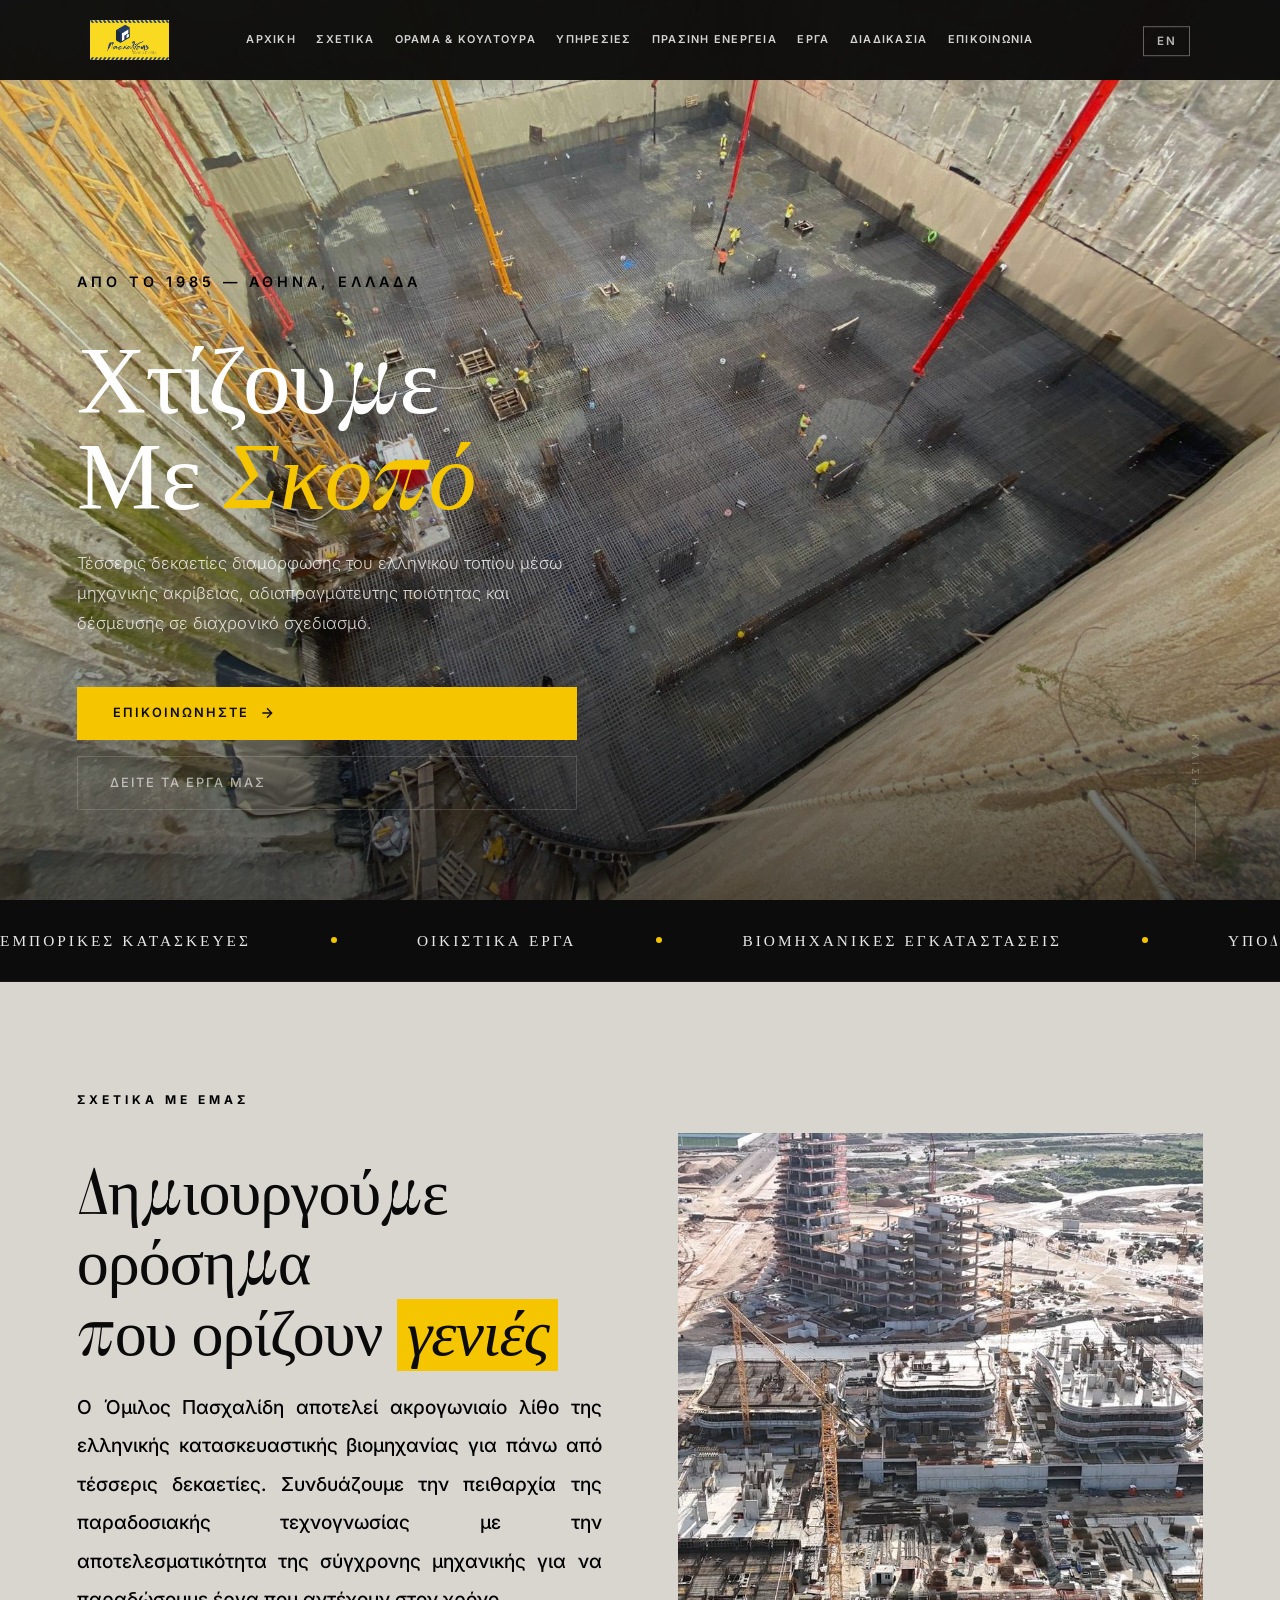
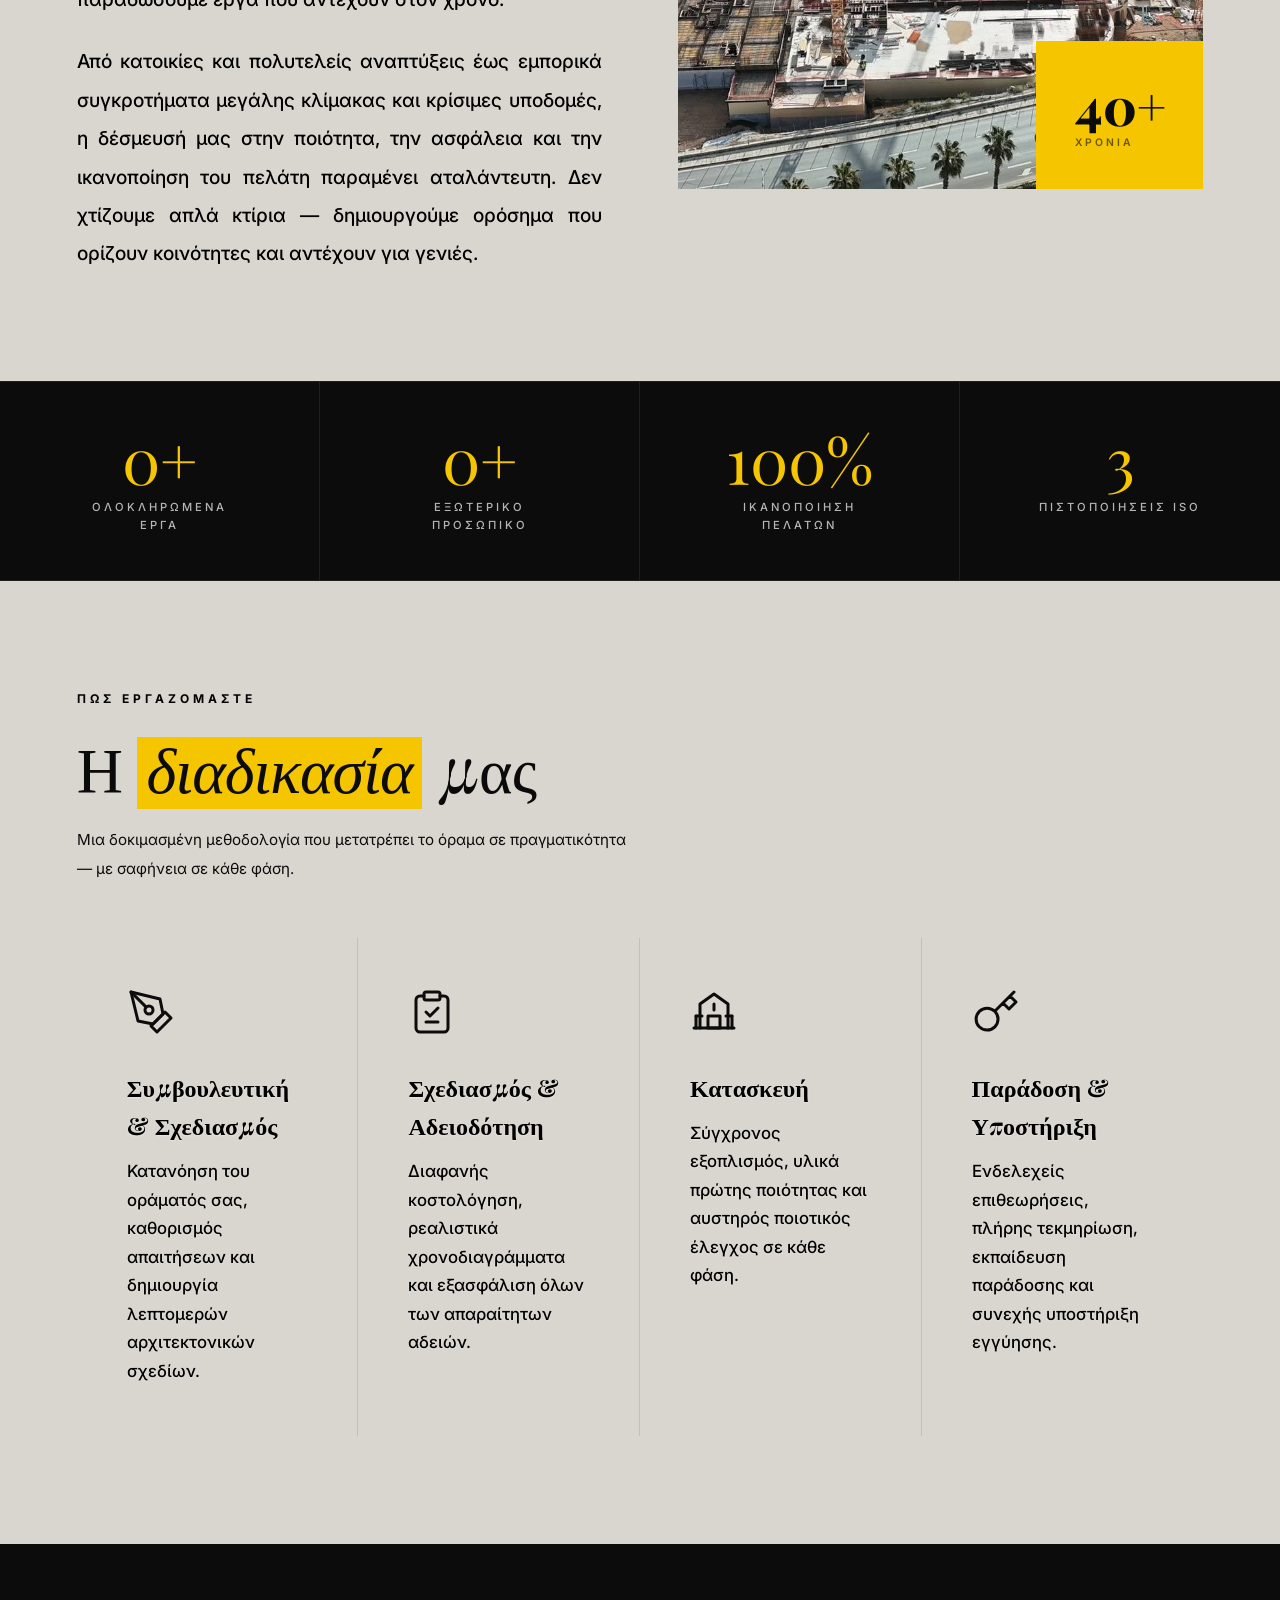
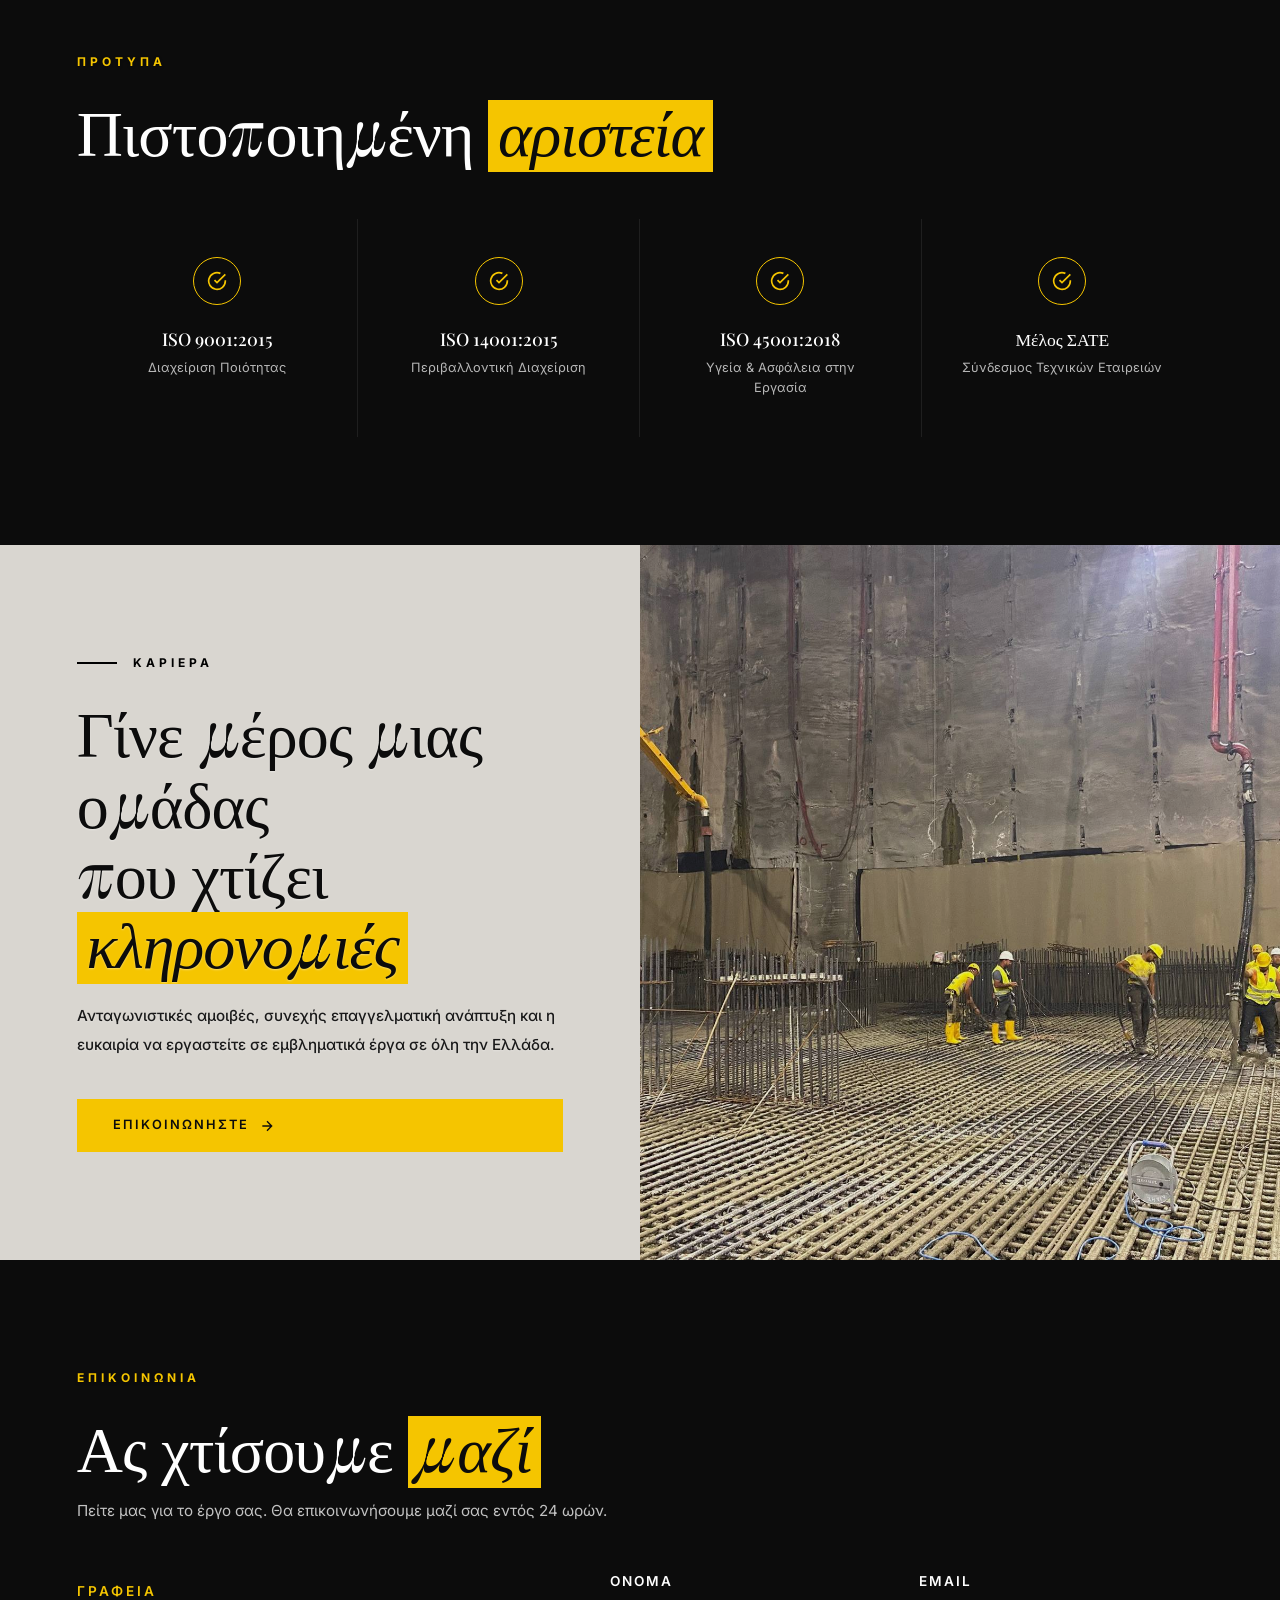
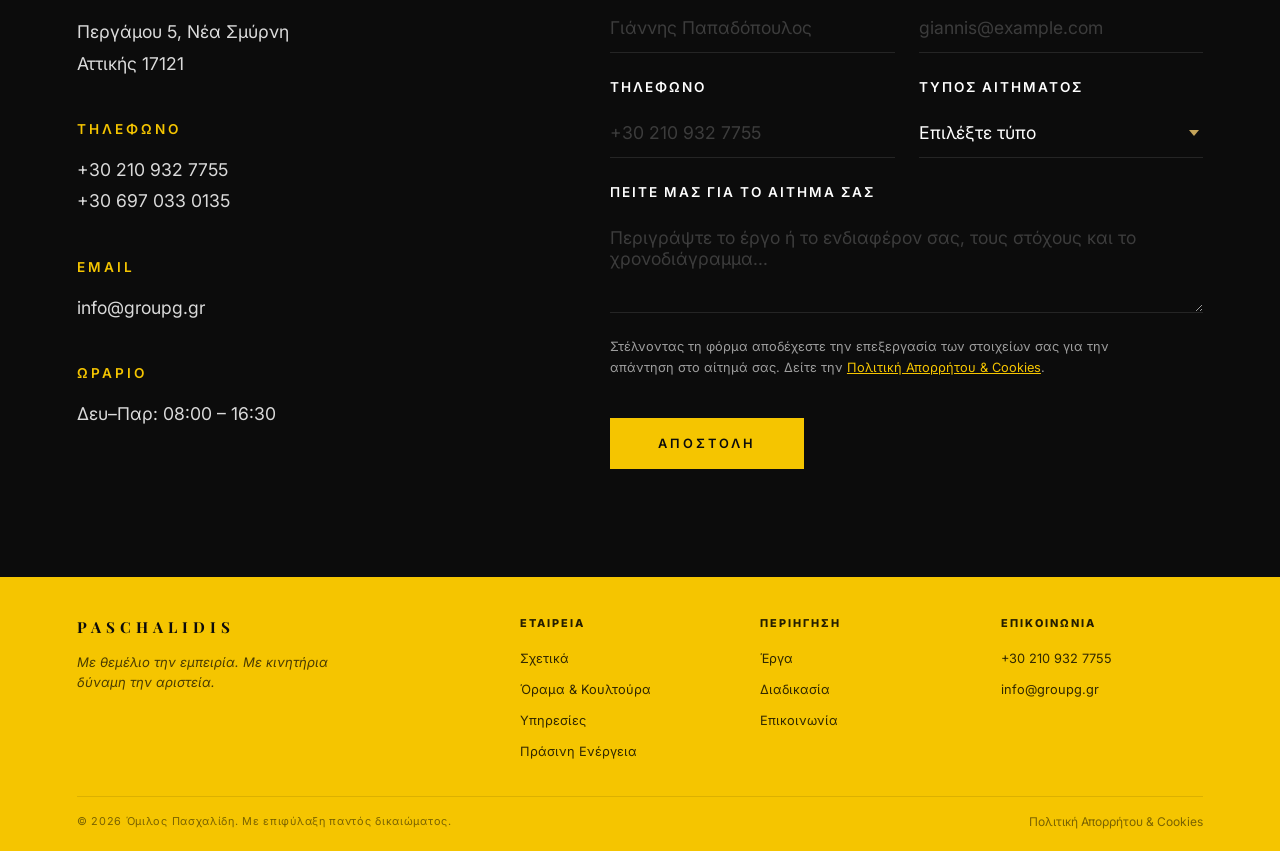
<file: index.html>
<!DOCTYPE html>
<html lang="el">
<head>
    <meta charset="UTF-8">
    <meta name="viewport" content="width=device-width, initial-scale=1.0">
    <title>PASCHALIDIS — Κατασκευές από το 1985 | Construction Since 1985</title>
    <meta name="description" content="Όμιλος Πασχαλίδη — κατασκευαστικός όμιλος στην Ελλάδα. Πάνω από 40 χρόνια εμπορικά, οικιστικά έργα και υποδομές με αδιαπραγμάτευτη ποιότητα. | Paschalidis Group — construction group in Greece, 40+ years of commercial, residential and infrastructure projects.">
    <meta name="keywords" content="κατασκευαστική εταιρεία, Πασχαλίδης, κατασκευές Αθήνα, construction company Greece, Paschalidis, commercial construction, residential projects, infrastructure">
    <meta name="author" content="Paschalidis Group">
    <meta name="robots" content="index, follow">
    <link rel="canonical" href="https://paschalidis.gr/">
    <meta property="og:type" content="website">
    <meta property="og:site_name" content="Paschalidis Group">
    <meta property="og:url" content="https://paschalidis.gr/">
    <meta property="og:title" content="PASCHALIDIS — Όμιλος Πασχαλίδη | Construction Group">
    <meta property="og:description" content="Κατασκευαστικός όμιλος στην Ελλάδα — πάνω από 40 χρόνια εμβληματικών έργων. Construction group in Greece — 40+ years of landmark projects.">
    <meta property="og:locale" content="el_GR">
    <meta property="og:locale:alternate" content="en_US">
    <meta name="twitter:card" content="summary_large_image">
    <meta name="theme-color" content="#0c0c0c">
    <link rel="icon" type="image/svg+xml" href="logo-greek.svg">
    <meta property="og:image" content="https://paschalidis.gr/elliniko-construction-4.jpg">
    <meta property="og:image:width" content="1800">
    <meta property="og:image:height" content="1012">

    <link rel="preconnect" href="https://fonts.googleapis.com">
    <link rel="preconnect" href="https://fonts.gstatic.com" crossorigin>
    <link href="https://fonts.googleapis.com/css2?family=Playfair+Display:ital,wght@0,400;0,500;0,700;0,800;0,900;1,400;1,500&family=Inter:wght@300;400;500;600&display=swap" rel="stylesheet">

    <script type="application/ld+json">
    {
        "@context": "https://schema.org",
        "@type": "ConstructionBusiness",
        "name": "Paschalidis Group",
        "url": "https://paschalidis.gr",
        "telephone": "+302109327755",
        "email": "info@groupg.gr",
        "address": {"@type": "PostalAddress", "streetAddress": "Pergamou 5", "addressLocality": "Nea Smyrni", "postalCode": "17121", "addressCountry": "GR"},
        "foundingDate": "1985",
        "description": "Κατασκευαστικός όμιλος στην Ελλάδα — Construction group in Greece",
        "image": "https://paschalidis.gr/elliniko-construction-4.jpg",
        "knowsLanguage": ["el", "en"]
    }
    </script>

    <link rel="stylesheet" href="index.css">
</head>
<body class="lang-el">
    <script>try{if(localStorage.getItem('site-lang')==='en')document.body.classList.remove('lang-el');}catch(e){}</script>

    <!-- Skip Nav -->
    <a href="#main" class="skip-nav"><span data-lang="en">Skip to main content</span><span data-lang="el">Παράλειψη στο κύριο περιεχόμενο</span></a>

    <!-- Preloader -->
    <div class="preloader" id="preloader">
        <div class="preloader-logo">
            <img src="original-logo.jpg" alt="Paschalidis Technical Company">
        </div>
        <div class="preloader-text" aria-hidden="true" data-lang="en">
            <span style="animation-delay:.1s">P</span><span style="animation-delay:.15s">A</span><span style="animation-delay:.2s">S</span><span style="animation-delay:.25s">C</span><span style="animation-delay:.3s">H</span><span style="animation-delay:.35s">A</span><span style="animation-delay:.4s">L</span><span style="animation-delay:.45s">I</span><span style="animation-delay:.5s">D</span><span style="animation-delay:.55s">I</span><span style="animation-delay:.6s">S</span><span style="animation-delay:.65s">&nbsp;</span><span style="animation-delay:.7s">G</span><span style="animation-delay:.75s">R</span><span style="animation-delay:.8s">O</span><span style="animation-delay:.85s">U</span><span style="animation-delay:.9s">P</span>
        </div>
        <div class="preloader-text" aria-hidden="true" data-lang="el">
            <span style="animation-delay:.1s">Π</span><span style="animation-delay:.15s">Α</span><span style="animation-delay:.2s">Σ</span><span style="animation-delay:.25s">Χ</span><span style="animation-delay:.3s">Α</span><span style="animation-delay:.35s">Λ</span><span style="animation-delay:.4s">Ι</span><span style="animation-delay:.45s">Δ</span><span style="animation-delay:.5s">Η</span><span style="animation-delay:.55s">Σ</span><span style="animation-delay:.6s">&nbsp;</span><span style="animation-delay:.65s">G</span><span style="animation-delay:.7s">R</span><span style="animation-delay:.75s">O</span><span style="animation-delay:.8s">U</span><span style="animation-delay:.85s">P</span>
        </div>
    </div>

    <!-- Box reveal grid -->
    <div class="reveal-grid" id="revealGrid"></div>

    <!-- Navigation -->
    <nav class="nav" id="nav" role="navigation" aria-label="Main navigation" data-aria-en="Main navigation" data-aria-el="Κύρια πλοήγηση">
        <a href="index.html" class="nav-logo"><img src="original-logo.jpg" alt="Paschalidis Technical Company"></a>
        <button class="nav-toggle" id="navToggle" aria-label="Toggle menu" data-aria-en="Toggle menu" data-aria-el="Εναλλαγή μενού" aria-expanded="false">
            <span></span><span></span><span></span>
        </button>
        <ul class="nav-links" id="navLinks">
            <li><a href="#home" data-lang="en">Home</a><a href="#home" data-lang="el">Αρχική</a></li>
            <li><a href="#about" data-lang="en">About</a><a href="#about" data-lang="el">Σχετικά</a></li>
            <li><a href="vision-culture.html" data-lang="en">Vision &amp; Culture</a><a href="vision-culture.html" data-lang="el">Όραμα &amp; Κουλτούρα</a></li>
            <li><a href="services.html" data-lang="en">Services</a><a href="services.html" data-lang="el">Υπηρεσίες</a></li>
            <li><a href="green-energy.html" data-lang="en">Green Energy</a><a href="green-energy.html" data-lang="el">Πράσινη Ενέργεια</a></li>
            <li><a href="projects.html" data-lang="en">Projects</a><a href="projects.html" data-lang="el">Έργα</a></li>
            <li><a href="#process" data-lang="en">Process</a><a href="#process" data-lang="el">Διαδικασία</a></li>
            <li><a href="#contact" data-lang="en">Contact</a><a href="#contact" data-lang="el">Επικοινωνία</a></li>
            <li><a href="#" class="nav-lang" id="langToggle" onclick="toggleLang(event)">EN</a></li>
        </ul>
    </nav>

    <!-- Hero -->
    <section class="hero" id="home" role="banner">
        <div class="hero-slides" aria-hidden="true">
            <div class="hero-slide active" style="background-image:url('foundation-parking-glyfada-1.jpg')"></div>
            <div class="hero-slide" style="background-image:url('foundation-parking-glyfada-2.jpg')"></div>
            <div class="hero-slide" style="background-image:url('foundation-parking-glyfada-3.jpg')"></div>
            <div class="hero-slide" style="background-image:url('elliniko-construction.jpg')"></div>
            <div class="hero-slide" style="background-image:url('elliniko-construction-2.jpg')"></div>
            <div class="hero-slide" style="background-image:url('elliniko-construction-4.jpg')"></div>
            <div class="hero-slide" style="background-image:url('elliniko-5.jpg')"></div>
        </div>
        <div class="hero-overlay"></div>
        <div class="hero-grain"></div>
        <div class="hero-content">
            <div class="hero-tag" data-lang="en">Est. 1985 — Athens, Greece</div>
            <div class="hero-tag" data-lang="el">Από το 1985 — Αθήνα, Ελλάδα</div>
            <h1 class="hero-title">
                <span class="line" data-lang="en"><span>We Build</span></span>
                <span class="line" data-lang="en"><span>With <em>Purpose</em></span></span>
                <span class="line" data-lang="el"><span>Χτίζουμε</span></span>
                <span class="line" data-lang="el"><span>Με <em>Σκοπό</em></span></span>
            </h1>
            <p class="hero-sub" data-lang="en">Four decades of shaping Greece's landscape through precision engineering, uncompromising quality, and a commitment to enduring design.</p>
            <p class="hero-sub" data-lang="el">Τέσσερις δεκαετίες διαμόρφωσης του ελληνικού τοπίου μέσω μηχανικής ακρίβειας, αδιαπραγμάτευτης ποιότητας και δέσμευσης σε διαχρονικό σχεδιασμό.</p>
            <div class="hero-cta" data-lang="en">
                <a href="#contact" class="btn-gold">
                    Contact Us
                    <svg viewBox="0 0 24 24" fill="none" stroke="currentColor" stroke-width="2"><path d="M5 12h14M12 5l7 7-7 7"/></svg>
                </a>
                <a href="projects.html" class="btn-ghost">View Portfolio</a>
            </div>
            <div class="hero-cta" data-lang="el">
                <a href="#contact" class="btn-gold">
                    Επικοινωνήστε
                    <svg viewBox="0 0 24 24" fill="none" stroke="currentColor" stroke-width="2"><path d="M5 12h14M12 5l7 7-7 7"/></svg>
                </a>
                <a href="projects.html" class="btn-ghost">Δείτε τα Έργα μας</a>
            </div>
        </div>
        <div class="hero-scroll" aria-hidden="true">
            <span data-lang="en">Scroll</span>
            <span data-lang="el">Κύλιση</span>
            <div class="scroll-line"></div>
        </div>
    </section>

    <!-- Marquee -->
    <div class="marquee" aria-hidden="true">
        <div class="marquee-track" data-lang="en">
            <span class="marquee-item">Commercial Construction</span>
            <span class="marquee-item">Residential Projects</span>
            <span class="marquee-item">Industrial Facilities</span>
            <span class="marquee-item">Infrastructure</span>
            <span class="marquee-item">Green Energy</span>
            <span class="marquee-item">Commercial Construction</span>
            <span class="marquee-item">Residential Projects</span>
            <span class="marquee-item">Industrial Facilities</span>
            <span class="marquee-item">Infrastructure</span>
            <span class="marquee-item">Green Energy</span>
        </div>
        <div class="marquee-track" data-lang="el">
            <span class="marquee-item">Εμπορικές Κατασκευές</span>
            <span class="marquee-item">Οικιστικά Έργα</span>
            <span class="marquee-item">Βιομηχανικές Εγκαταστάσεις</span>
            <span class="marquee-item">Υποδομές</span>
            <span class="marquee-item">Πράσινη Ενέργεια</span>
            <span class="marquee-item">Εμπορικές Κατασκευές</span>
            <span class="marquee-item">Οικιστικά Έργα</span>
            <span class="marquee-item">Βιομηχανικές Εγκαταστάσεις</span>
            <span class="marquee-item">Υποδομές</span>
            <span class="marquee-item">Πράσινη Ενέργεια</span>
        </div>
    </div>

    <main id="main">

    <!-- About -->
    <section class="section section-warm" id="about">
        <div class="section-eyebrow reveal" data-lang="en">About Us</div>
        <div class="section-eyebrow reveal" data-lang="el">Σχετικά με εμάς</div>
        <div class="about-grid">
            <div class="about-left">
                <h2 class="section-heading reveal" data-lang="en">
                    Crafting landmarks<br>that define <em>generations</em>
                </h2>
                <h2 class="section-heading reveal" data-lang="el">
                    Δημιουργούμε ορόσημα<br>που ορίζουν <em>γενιές</em>
                </h2>
                <p class="about-text reveal" data-lang="en">
                    Paschalidis Group has been a cornerstone of Greece's construction industry for over four decades. We combine the discipline of traditional craftsmanship with the efficiency of modern engineering to deliver projects that stand the test of time.
                </p>
                <p class="about-text reveal" data-lang="el">
                    Ο Όμιλος Πασχαλίδη αποτελεί ακρογωνιαίο λίθο της ελληνικής κατασκευαστικής βιομηχανίας για πάνω από τέσσερις δεκαετίες. Συνδυάζουμε την πειθαρχία της παραδοσιακής τεχνογνωσίας με την αποτελεσματικότητα της σύγχρονης μηχανικής για να παραδώσουμε έργα που αντέχουν στον χρόνο.
                </p>
                <p class="about-text reveal" data-lang="en">
                    From residential buildings and luxury developments to large-scale commercial complexes and critical infrastructure, our commitment to quality, safety, and client satisfaction remains unwavering. We don't simply build structures — we create landmarks that define communities and endure for generations.
                </p>
                <p class="about-text reveal" data-lang="el">
                    Από κατοικίες και πολυτελείς αναπτύξεις έως εμπορικά συγκροτήματα μεγάλης κλίμακας και κρίσιμες υποδομές, η δέσμευσή μας στην ποιότητα, την ασφάλεια και την ικανοποίηση του πελάτη παραμένει αταλάντευτη. Δεν χτίζουμε απλά κτίρια — δημιουργούμε ορόσημα που ορίζουν κοινότητες και αντέχουν για γενιές.
                </p>
            </div>
            <div class="about-right reveal">
                <div class="about-img-wrapper">
                    <img src="elliniko-construction-4.jpg" alt="Paschalidis Group — Elliniko project" loading="lazy">
                    <div class="about-experience-badge">
                        <span class="num">40+</span>
                        <span class="label" data-lang="en">Years</span>
                        <span class="label" data-lang="el">Χρόνια</span>
                    </div>
                </div>
            </div>
        </div>
    </section>

    <!-- Stats -->
    <div class="stats section-dark" aria-label="Company statistics" data-lang="en">
        <div class="stat-item reveal">
            <div class="stat-number"><span class="counter" data-target="4000">0</span>+</div>
            <div class="stat-label">Projects Delivered</div>
        </div>
        <div class="stat-item reveal reveal-delay-1">
            <div class="stat-number"><span class="counter" data-target="500">0</span>+</div>
            <div class="stat-label">External Personnel</div>
        </div>
        <div class="stat-item reveal reveal-delay-2">
            <div class="stat-number">100%</div>
            <div class="stat-label">Client Satisfaction</div>
        </div>
        <div class="stat-item reveal reveal-delay-3">
            <div class="stat-number">3</div>
            <div class="stat-label">ISO Certifications</div>
        </div>
    </div>
    <div class="stats section-dark" aria-label="Στατιστικά εταιρείας" data-lang="el">
        <div class="stat-item reveal">
            <div class="stat-number"><span class="counter" data-target="4000">0</span>+</div>
            <div class="stat-label">Ολοκληρωμένα Έργα</div>
        </div>
        <div class="stat-item reveal reveal-delay-1">
            <div class="stat-number"><span class="counter" data-target="500">0</span>+</div>
            <div class="stat-label">Εξωτερικό Προσωπικό</div>
        </div>
        <div class="stat-item reveal reveal-delay-2">
            <div class="stat-number">100%</div>
            <div class="stat-label">Ικανοποίηση Πελατών</div>
        </div>
        <div class="stat-item reveal reveal-delay-3">
            <div class="stat-number">3</div>
            <div class="stat-label">Πιστοποιήσεις ISO</div>
        </div>
    </div>

    <section class="section section-warm" id="process">
        <div class="section-eyebrow reveal" data-lang="en">How We Work</div>
        <div class="section-eyebrow reveal" data-lang="el">Πώς Εργαζόμαστε</div>
        <h2 class="section-heading reveal" data-lang="en">Our <em>process</em></h2>
        <h2 class="section-heading reveal" data-lang="el">Η <em>διαδικασία</em> μας</h2>
        <p class="section-desc reveal" style="margin-top:1.5rem;" data-lang="en">A proven methodology that transforms vision into reality — with clarity at every phase.</p>
        <p class="section-desc reveal" style="margin-top:1.5rem;" data-lang="el">Μια δοκιμασμένη μεθοδολογία που μετατρέπει το όραμα σε πραγματικότητα — με σαφήνεια σε κάθε φάση.</p>

        <div class="process-grid" data-lang="en">
            <div class="process-item reveal">
                <div class="green-icon">
                    <svg viewBox="0 0 24 24" width="48" height="48" fill="none" stroke="currentColor" stroke-width="1.5" stroke-linecap="round" stroke-linejoin="round"><path d="M12 19l7-7 3 3-7 7-3-3z"/><path d="M18 13l-1.5-7.5L2 2l3.5 14.5L13 18l5-5z"/><path d="M2 2l7.586 7.586"/><circle cx="11" cy="11" r="2"/></svg>
                </div>
                <h3>Consultation &amp; Design</h3>
                <p>Understanding your vision, defining requirements, and creating detailed architectural plans and 3D visualizations.</p>
            </div>
            <div class="process-item reveal reveal-delay-1">
                <div class="green-icon">
                    <svg viewBox="0 0 24 24" width="48" height="48" fill="none" stroke="currentColor" stroke-width="1.5" stroke-linecap="round" stroke-linejoin="round"><path d="M16 4h2a2 2 0 0 1 2 2v14a2 2 0 0 1-2 2H6a2 2 0 0 1-2-2V6a2 2 0 0 1 2-2h2"/><rect x="8" y="2" width="8" height="4" rx="1"/><path d="M9 12l2 2 4-4"/><path d="M9 17h6"/></svg>
                </div>
                <h3>Planning &amp; Permitting</h3>
                <p>Transparent budgeting, realistic timelines, and securing all necessary permits and approvals.</p>
            </div>
            <div class="process-item reveal reveal-delay-2">
                <div class="green-icon">
                    <svg viewBox="0 0 24 24" width="48" height="48" fill="none" stroke="currentColor" stroke-width="1.5" stroke-linecap="round" stroke-linejoin="round"><path d="M2 20h20"/><path d="M5 20V8l7-5 7 5v12"/><rect x="9" y="14" width="6" height="6"/><line x1="12" y1="8" x2="12" y2="11"/><line x1="3" y1="20" x2="3" y2="14"/><line x1="21" y1="20" x2="21" y2="14"/><path d="M3 14h3"/><path d="M18 14h3"/></svg>
                </div>
                <h3>Construction</h3>
                <p>Modern equipment, premium materials, and rigorous quality control at every phase of building.</p>
            </div>
            <div class="process-item reveal reveal-delay-3">
                <div class="green-icon">
                    <svg viewBox="0 0 24 24" width="48" height="48" fill="none" stroke="currentColor" stroke-width="1.5" stroke-linecap="round" stroke-linejoin="round"><path d="M21 2l-2 2m-7.61 7.61a5.5 5.5 0 1 1-7.778 7.778 5.5 5.5 0 0 1 7.777-7.777zm0 0L15.5 7.5m0 0l3 3L22 7l-3-3m-3.5 3.5L19 4"/></svg>
                </div>
                <h3>Delivery &amp; Support</h3>
                <p>Thorough inspections, complete documentation, handover training, and ongoing warranty support.</p>
            </div>
        </div>
        <div class="process-grid" data-lang="el">
            <div class="process-item reveal">
                <div class="green-icon">
                    <svg viewBox="0 0 24 24" width="48" height="48" fill="none" stroke="currentColor" stroke-width="1.5" stroke-linecap="round" stroke-linejoin="round"><path d="M12 19l7-7 3 3-7 7-3-3z"/><path d="M18 13l-1.5-7.5L2 2l3.5 14.5L13 18l5-5z"/><path d="M2 2l7.586 7.586"/><circle cx="11" cy="11" r="2"/></svg>
                </div>
                <h3>Συμβουλευτική &amp; Σχεδιασμός</h3>
                <p>Κατανόηση του οράματός σας, καθορισμός απαιτήσεων και δημιουργία λεπτομερών αρχιτεκτονικών σχεδίων.</p>
            </div>
            <div class="process-item reveal reveal-delay-1">
                <div class="green-icon">
                    <svg viewBox="0 0 24 24" width="48" height="48" fill="none" stroke="currentColor" stroke-width="1.5" stroke-linecap="round" stroke-linejoin="round"><path d="M16 4h2a2 2 0 0 1 2 2v14a2 2 0 0 1-2 2H6a2 2 0 0 1-2-2V6a2 2 0 0 1 2-2h2"/><rect x="8" y="2" width="8" height="4" rx="1"/><path d="M9 12l2 2 4-4"/><path d="M9 17h6"/></svg>
                </div>
                <h3>Σχεδιασμός &amp; Αδειοδότηση</h3>
                <p>Διαφανής κοστολόγηση, ρεαλιστικά χρονοδιαγράμματα και εξασφάλιση όλων των απαραίτητων αδειών.</p>
            </div>
            <div class="process-item reveal reveal-delay-2">
                <div class="green-icon">
                    <svg viewBox="0 0 24 24" width="48" height="48" fill="none" stroke="currentColor" stroke-width="1.5" stroke-linecap="round" stroke-linejoin="round"><path d="M2 20h20"/><path d="M5 20V8l7-5 7 5v12"/><rect x="9" y="14" width="6" height="6"/><line x1="12" y1="8" x2="12" y2="11"/><line x1="3" y1="20" x2="3" y2="14"/><line x1="21" y1="20" x2="21" y2="14"/><path d="M3 14h3"/><path d="M18 14h3"/></svg>
                </div>
                <h3>Κατασκευή</h3>
                <p>Σύγχρονος εξοπλισμός, υλικά πρώτης ποιότητας και αυστηρός ποιοτικός έλεγχος σε κάθε φάση.</p>
            </div>
            <div class="process-item reveal reveal-delay-3">
                <div class="green-icon">
                    <svg viewBox="0 0 24 24" width="48" height="48" fill="none" stroke="currentColor" stroke-width="1.5" stroke-linecap="round" stroke-linejoin="round"><path d="M21 2l-2 2m-7.61 7.61a5.5 5.5 0 1 1-7.778 7.778 5.5 5.5 0 0 1 7.777-7.777zm0 0L15.5 7.5m0 0l3 3L22 7l-3-3m-3.5 3.5L19 4"/></svg>
                </div>
                <h3>Παράδοση &amp; Υποστήριξη</h3>
                <p>Ενδελεχείς επιθεωρήσεις, πλήρης τεκμηρίωση, εκπαίδευση παράδοσης και συνεχής υποστήριξη εγγύησης.</p>
            </div>
        </div>
    </section>

    <!-- Certifications -->
    <section class="section section-dark" id="certifications">
        <div class="section-eyebrow reveal" data-lang="en">Standards</div>
        <div class="section-eyebrow reveal" data-lang="el">Πρότυπα</div>
        <h2 class="section-heading reveal" style="color:var(--white);" data-lang="en">Certified <em>excellence</em></h2>
        <h2 class="section-heading reveal" style="color:var(--white);" data-lang="el">Πιστοποιημένη <em>αριστεία</em></h2>

        <div class="cert-row" data-lang="en">
            <div class="cert-item reveal">
                <div class="cert-icon"><svg viewBox="0 0 24 24"><path d="M22 11.08V12a10 10 0 1 1-5.93-9.14"/><polyline points="22 4 12 14.01 9 11.01"/></svg></div>
                <h3>ISO 9001:2015</h3>
                <p>Quality Management</p>
            </div>
            <div class="cert-item reveal reveal-delay-1">
                <div class="cert-icon"><svg viewBox="0 0 24 24"><path d="M22 11.08V12a10 10 0 1 1-5.93-9.14"/><polyline points="22 4 12 14.01 9 11.01"/></svg></div>
                <h3>ISO 14001:2015</h3>
                <p>Environmental Management</p>
            </div>
            <div class="cert-item reveal reveal-delay-2">
                <div class="cert-icon"><svg viewBox="0 0 24 24"><path d="M22 11.08V12a10 10 0 1 1-5.93-9.14"/><polyline points="22 4 12 14.01 9 11.01"/></svg></div>
                <h3>ISO 45001:2018</h3>
                <p>Occupational Health &amp; Safety</p>
            </div>
            <div class="cert-item reveal reveal-delay-3">
                <div class="cert-icon"><svg viewBox="0 0 24 24"><path d="M22 11.08V12a10 10 0 1 1-5.93-9.14"/><polyline points="22 4 12 14.01 9 11.01"/></svg></div>
                <h3>SATE Member</h3>
                <p>Technical Companies Association</p>
            </div>
        </div>
        <div class="cert-row" data-lang="el">
            <div class="cert-item reveal">
                <div class="cert-icon"><svg viewBox="0 0 24 24"><path d="M22 11.08V12a10 10 0 1 1-5.93-9.14"/><polyline points="22 4 12 14.01 9 11.01"/></svg></div>
                <h3>ISO 9001:2015</h3>
                <p>Διαχείριση Ποιότητας</p>
            </div>
            <div class="cert-item reveal reveal-delay-1">
                <div class="cert-icon"><svg viewBox="0 0 24 24"><path d="M22 11.08V12a10 10 0 1 1-5.93-9.14"/><polyline points="22 4 12 14.01 9 11.01"/></svg></div>
                <h3>ISO 14001:2015</h3>
                <p>Περιβαλλοντική Διαχείριση</p>
            </div>
            <div class="cert-item reveal reveal-delay-2">
                <div class="cert-icon"><svg viewBox="0 0 24 24"><path d="M22 11.08V12a10 10 0 1 1-5.93-9.14"/><polyline points="22 4 12 14.01 9 11.01"/></svg></div>
                <h3>ISO 45001:2018</h3>
                <p>Υγεία &amp; Ασφάλεια στην Εργασία</p>
            </div>
            <div class="cert-item reveal reveal-delay-3">
                <div class="cert-icon"><svg viewBox="0 0 24 24"><path d="M22 11.08V12a10 10 0 1 1-5.93-9.14"/><polyline points="22 4 12 14.01 9 11.01"/></svg></div>
                <h3>Μέλος ΣΑΤΕ</h3>
                <p>Σύνδεσμος Τεχνικών Εταιρειών</p>
            </div>
        </div>
    </section>

    <!-- Careers CTA -->
    <div class="careers-cta" data-lang="en">
        <div class="careers-cta-left">
            <div class="section-eyebrow reveal">Careers</div>
            <h2 class="section-heading reveal">Join a team<br>that builds <em>legacies</em></h2>
            <p class="section-desc reveal">Competitive salaries, continuous professional development, and the opportunity to work on landmark projects across Greece.</p>
            <a href="#contact" class="btn-gold reveal">
                Contact Us
                <svg viewBox="0 0 24 24" fill="none" stroke="currentColor" stroke-width="2"><path d="M5 12h14M12 5l7 7-7 7"/></svg>
            </a>
        </div>
        <div class="careers-cta-right" aria-hidden="true"></div>
    </div>
    <div class="careers-cta" data-lang="el">
        <div class="careers-cta-left">
            <div class="section-eyebrow reveal">Καριέρα</div>
            <h2 class="section-heading reveal">Γίνε μέρος μιας ομάδας<br>που χτίζει <em>κληρονομιές</em></h2>
            <p class="section-desc reveal">Ανταγωνιστικές αμοιβές, συνεχής επαγγελματική ανάπτυξη και η ευκαιρία να εργαστείτε σε εμβληματικά έργα σε όλη την Ελλάδα.</p>
            <a href="#contact" class="btn-gold reveal">
                Επικοινωνήστε
                <svg viewBox="0 0 24 24" fill="none" stroke="currentColor" stroke-width="2"><path d="M5 12h14M12 5l7 7-7 7"/></svg>
            </a>
        </div>
        <div class="careers-cta-right" aria-hidden="true"></div>
    </div>

    <!-- Contact -->
    <section class="section section-dark" id="contact">
        <div class="section-eyebrow reveal" data-lang="en">Contact</div>
        <div class="section-eyebrow reveal" data-lang="el">Επικοινωνία</div>
        <h2 class="section-heading reveal" style="color:var(--white);" data-lang="en">Let's build <em>together</em></h2>
        <h2 class="section-heading reveal" style="color:var(--white);" data-lang="el">Ας χτίσουμε <em>μαζί</em></h2>
        <p class="section-desc reveal" style="margin-top:1rem;" data-lang="en">Tell us about your project. We'll get back to you within 24 hours.</p>
        <p class="section-desc reveal" style="margin-top:1rem;" data-lang="el">Πείτε μας για το έργο σας. Θα επικοινωνήσουμε μαζί σας εντός 24 ωρών.</p>

        <div class="contact-grid" data-lang="en">
            <div class="contact-details reveal">
                <div class="contact-block">
                    <h4>Office</h4>
                    <p>Pergamou 5, Nea Smyrni<br>Attica 17121, Greece</p>
                </div>
                <div class="contact-block">
                    <h4>Phone</h4>
                    <p><a href="tel:+302109327755">+30 210 932 7755</a><br><a href="tel:+306970330135">+30 697 033 0135</a></p>
                </div>
                <div class="contact-block">
                    <h4>Email</h4>
                    <p><a href="mailto:info@groupg.gr">info@groupg.gr</a></p>
                </div>
                <div class="contact-block">
                    <h4>Hours</h4>
                    <p>Mon–Fri: 08:00 – 16:30</p>
                </div>
            </div>

            <form class="contact-form reveal" action="https://formsubmit.co/info@groupg.gr" method="POST" id="contactForm">
                <input type="hidden" name="_subject" value="New inquiry — PASCHALIDIS website">
                <input type="hidden" name="_captcha" value="true">
                <input type="hidden" name="_template" value="table">
                <input type="text" name="_honey" style="display:none" tabindex="-1" autocomplete="off">

                <div class="form-row">
                    <div class="form-field">
                        <label for="name">Name</label>
                        <input type="text" id="name" name="name" placeholder="John Smith" required>
                    </div>
                    <div class="form-field">
                        <label for="email">Email</label>
                        <input type="email" id="email" name="email" placeholder="john@example.com" required>
                    </div>
                </div>
                <div class="form-row">
                    <div class="form-field">
                        <label for="phone">Phone</label>
                        <input type="tel" id="phone" name="phone" placeholder="+30 210 932 7755" required>
                    </div>
                    <div class="form-field">
                        <label for="project-type">Request Type</label>
                        <select id="project-type" name="request_type" required>
                            <option value="">Select type</option>
                            <option value="Commercial">Commercial Project</option>
                            <option value="Residential">Residential Project</option>
                            <option value="Industrial">Industrial Project</option>
                            <option value="Infrastructure">Infrastructure Project</option>
                            <option value="Green Energy">Green Energy Project</option>
                            <option value="Job Request">Job Request</option>
                            <option value="Other">Other</option>
                        </select>
                    </div>
                </div>
                <div class="form-field">
                    <label for="message">Tell Us About Your Request</label>
                    <textarea id="message" name="message" placeholder="Describe your project or job interest, goals, and timeline..." required></textarea>
                </div>
                <p class="form-note">By sending this form you agree to the processing of your details to reply to your request. See our <a href="privacy.html">Privacy &amp; Cookie Policy</a>.</p>
                <button type="submit" class="submit-btn" id="submitBtn">Send Inquiry</button>
            </form>
        </div>

        <div class="contact-grid" data-lang="el">
            <div class="contact-details reveal">
                <div class="contact-block">
                    <h4>Γραφεία</h4>
                    <p>Περγάμου 5, Νέα Σμύρνη<br>Αττικής 17121</p>
                </div>
                <div class="contact-block">
                    <h4>Τηλέφωνο</h4>
                    <p><a href="tel:+302109327755">+30 210 932 7755</a><br><a href="tel:+306970330135">+30 697 033 0135</a></p>
                </div>
                <div class="contact-block">
                    <h4>Email</h4>
                    <p><a href="mailto:info@groupg.gr">info@groupg.gr</a></p>
                </div>
                <div class="contact-block">
                    <h4>Ωράριο</h4>
                    <p>Δευ–Παρ: 08:00 – 16:30</p>
                </div>
            </div>

            <form class="contact-form reveal" action="https://formsubmit.co/info@groupg.gr" method="POST" id="contactFormEl">
                <input type="hidden" name="_subject" value="Νέο αίτημα — Ιστοσελίδα PASCHALIDIS">
                <input type="hidden" name="_captcha" value="true">
                <input type="hidden" name="_template" value="table">
                <input type="text" name="_honey" style="display:none" tabindex="-1" autocomplete="off">

                <div class="form-row">
                    <div class="form-field">
                        <label for="name-el">Όνομα</label>
                        <input type="text" id="name-el" name="name" placeholder="Γιάννης Παπαδόπουλος" required>
                    </div>
                    <div class="form-field">
                        <label for="email-el">Email</label>
                        <input type="email" id="email-el" name="email" placeholder="giannis@example.com" required>
                    </div>
                </div>
                <div class="form-row">
                    <div class="form-field">
                        <label for="phone-el">Τηλέφωνο</label>
                        <input type="tel" id="phone-el" name="phone" placeholder="+30 210 932 7755" required>
                    </div>
                    <div class="form-field">
                        <label for="project-type-el">Τύπος Αιτήματος</label>
                        <select id="project-type-el" name="request_type" required>
                            <option value="">Επιλέξτε τύπο</option>
                            <option value="Commercial">Εμπορικό Έργο</option>
                            <option value="Residential">Οικιστικό Έργο</option>
                            <option value="Industrial">Βιομηχανικό Έργο</option>
                            <option value="Infrastructure">Έργο Υποδομής</option>
                            <option value="Green Energy">Έργο Πράσινης Ενέργειας</option>
                            <option value="Job Request">Αίτηση Εργασίας</option>
                            <option value="Other">Άλλο</option>
                        </select>
                    </div>
                </div>
                <div class="form-field">
                    <label for="message-el">Πείτε μας για το Αίτημά σας</label>
                    <textarea id="message-el" name="message" placeholder="Περιγράψτε το έργο ή το ενδιαφέρον σας, τους στόχους και το χρονοδιάγραμμα..." required></textarea>
                </div>
                <p class="form-note">Στέλνοντας τη φόρμα αποδέχεστε την επεξεργασία των στοιχείων σας για την απάντηση στο αίτημά σας. Δείτε την <a href="privacy.html">Πολιτική Απορρήτου &amp; Cookies</a>.</p>
                <button type="submit" class="submit-btn" id="submitBtnEl">Αποστολή</button>
            </form>
        </div>
    </section>

    </main>

    <!-- Footer -->
    <footer class="footer">
        <div class="footer-grid" data-lang="en">
            <div>
                <div class="footer-logo">Paschalidis</div>
                <p class="footer-brand-text"><em>Built on experience. Driven by excellence.</em></p>
            </div>
            <div class="footer-col">
                <h4>Company</h4>
                <ul>
                    <li><a href="#about">About</a></li>
                    <li><a href="vision-culture.html">Vision &amp; Culture</a></li>
                    <li><a href="services.html">Services</a></li>
                    <li><a href="green-energy.html">Green Energy</a></li>
                </ul>
            </div>
            <div class="footer-col">
                <h4>Explore</h4>
                <ul>
                    <li><a href="projects.html">Projects</a></li>
                    <li><a href="#process">Process</a></li>
                    <li><a href="#contact">Contact</a></li>
                </ul>
            </div>
            <div class="footer-col">
                <h4>Contact</h4>
                <ul>
                    <li><a href="tel:+302109327755">+30 210 932 7755</a></li>
                    <li><a href="mailto:info@groupg.gr">info@groupg.gr</a></li>
                </ul>
            </div>
        </div>
        <div class="footer-grid" data-lang="el">
            <div>
                <div class="footer-logo">Paschalidis</div>
                <p class="footer-brand-text"><em>Με θεμέλιο την εμπειρία. Με κινητήρια δύναμη την αριστεία.</em></p>
            </div>
            <div class="footer-col">
                <h4>Εταιρεία</h4>
                <ul>
                    <li><a href="#about">Σχετικά</a></li>
                    <li><a href="vision-culture.html">Όραμα &amp; Κουλτούρα</a></li>
                    <li><a href="services.html">Υπηρεσίες</a></li>
                    <li><a href="green-energy.html">Πράσινη Ενέργεια</a></li>
                </ul>
            </div>
            <div class="footer-col">
                <h4>Περιήγηση</h4>
                <ul>
                    <li><a href="projects.html">Έργα</a></li>
                    <li><a href="#process">Διαδικασία</a></li>
                    <li><a href="#contact">Επικοινωνία</a></li>
                </ul>
            </div>
            <div class="footer-col">
                <h4>Επικοινωνία</h4>
                <ul>
                    <li><a href="tel:+302109327755">+30 210 932 7755</a></li>
                    <li><a href="mailto:info@groupg.gr">info@groupg.gr</a></li>
                </ul>
            </div>
        </div>
        <div class="footer-bottom" data-lang="en">
            <p>&copy; 2026 Paschalidis Group. All rights reserved.</p>
            <a href="privacy.html">Privacy &amp; Cookie Policy</a>
        </div>
        <div class="footer-bottom" data-lang="el">
            <p>&copy; 2026 Όμιλος Πασχαλίδη. Με επιφύλαξη παντός δικαιώματος.</p>
            <a href="privacy.html">Πολιτική Απορρήτου &amp; Cookies</a>
        </div>
    </footer>

    <!-- Back to Top -->
    <button class="back-top" id="backTop" aria-label="Back to top" data-aria-en="Back to top" data-aria-el="Επιστροφή προς τα επάνω">
        <svg viewBox="0 0 24 24"><polyline points="18 15 12 9 6 15"/></svg>
    </button>

    <!-- Cookie Consent -->
    <div class="cookie-bar" id="cookieBar">
        <p data-lang="en">This site only stores your language choice and this notice on your device. We use no tracking or advertising cookies. See our <a href="privacy.html">Privacy &amp; Cookie Policy</a>.</p>
        <p data-lang="el">Αυτός ο ιστότοπος αποθηκεύει μόνο την επιλογή γλώσσας και την παρούσα ενημέρωση στη συσκευή σας. Δεν χρησιμοποιούμε cookies παρακολούθησης ή διαφήμισης. Δείτε την <a href="privacy.html">Πολιτική Απορρήτου &amp; Cookies</a>.</p>
        <div class="cookie-btns">
            <button class="cookie-accept" onclick="acceptCookies()" data-lang="en">Got it</button>
            <button class="cookie-accept" onclick="acceptCookies()" data-lang="el">Εντάξει</button>
        </div>
    </div>

    <script src="index.js"></script>
</body>
</html>
</file>
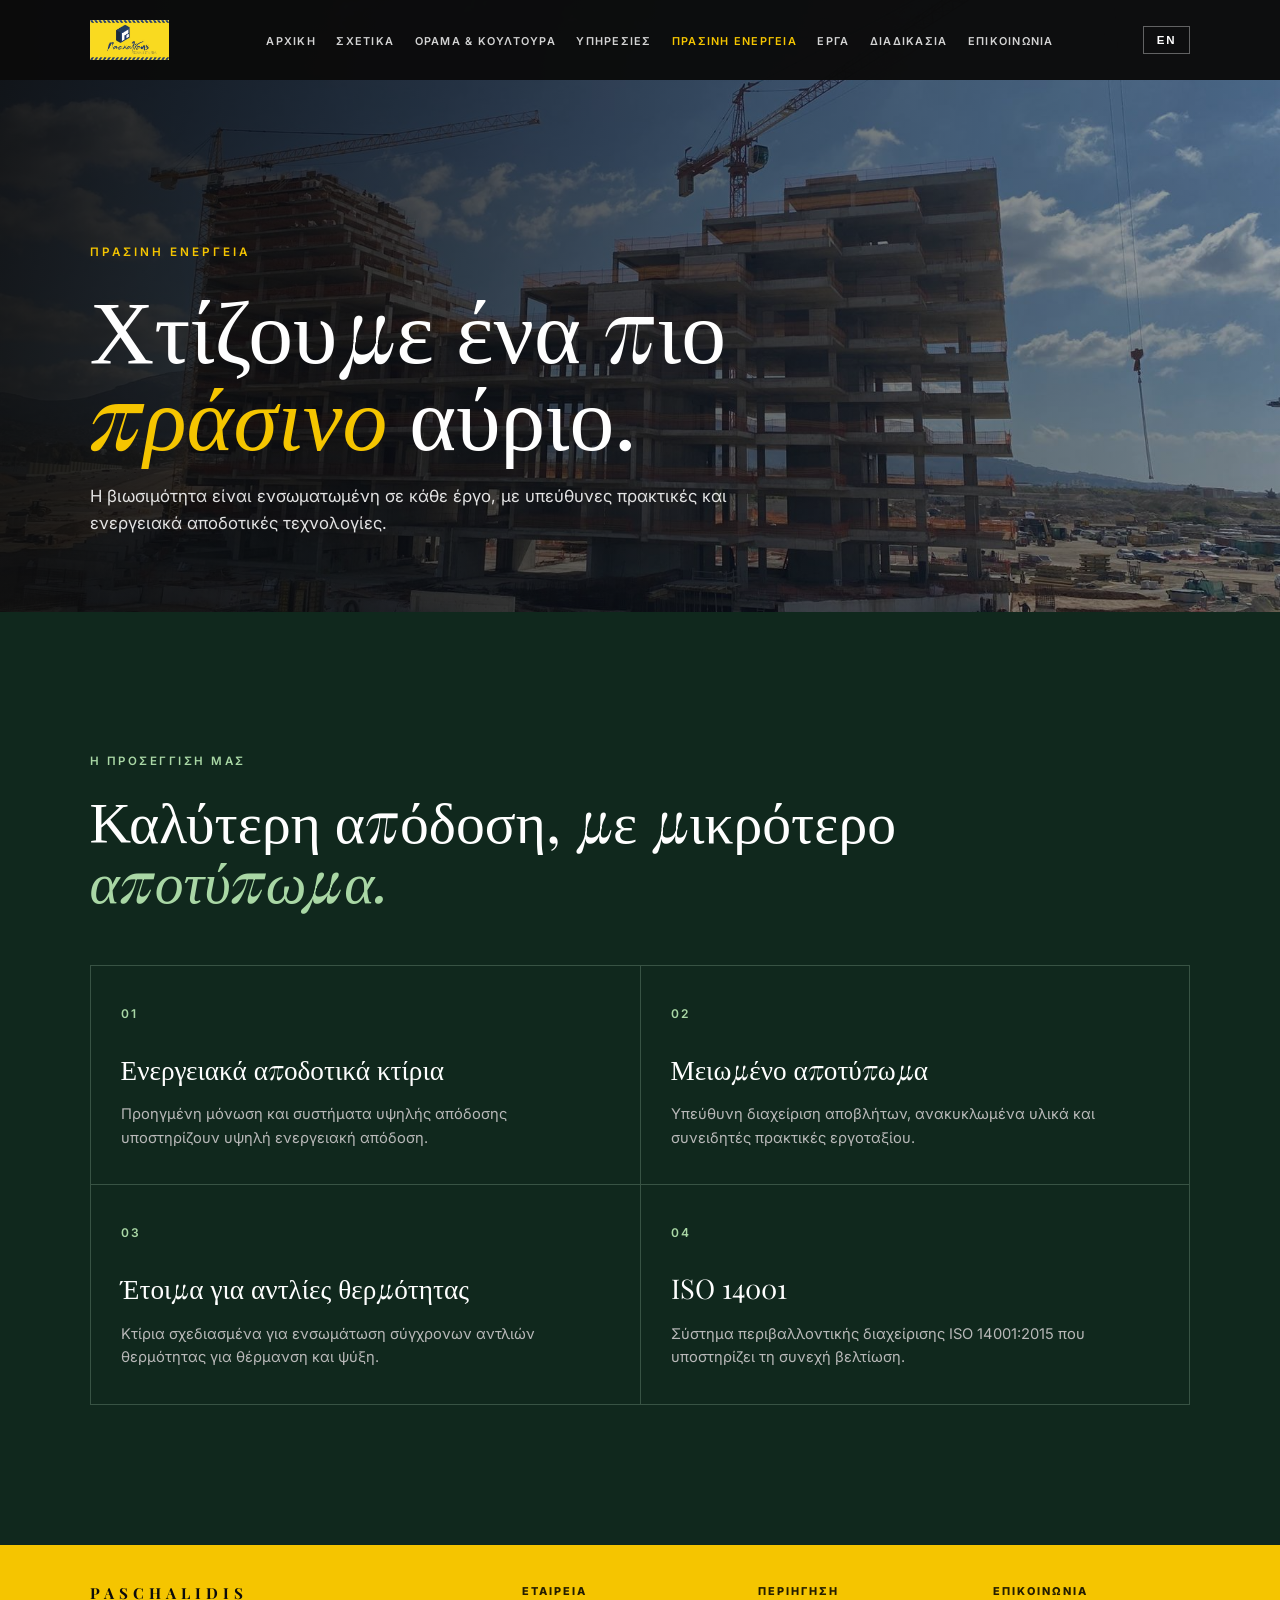
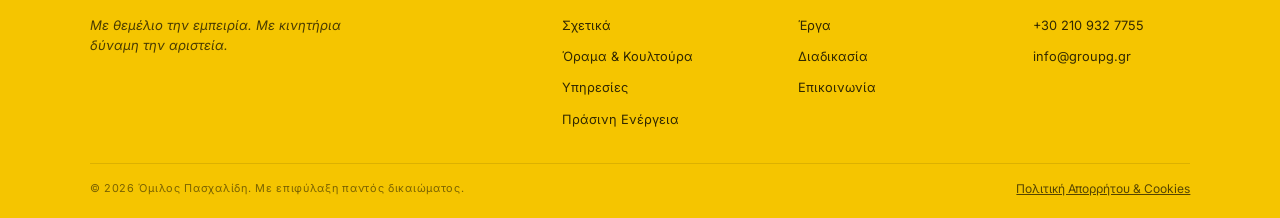
<file: green-energy.html>
<!DOCTYPE html>
<html lang="en">
<head><meta charset="UTF-8"><meta name="viewport" content="width=device-width, initial-scale=1.0"><title>Πράσινη Ενέργεια | Green Energy — Paschalidis Group</title><meta name="description" content="Βιώσιμες κατασκευές και ενεργειακά αποδοτικά κτίρια από τον Όμιλο Πασχαλίδη. | Sustainable construction and green energy by Paschalidis Group."><link rel="canonical" href="https://paschalidis.gr/green-energy.html"><meta property="og:type" content="website"><meta property="og:site_name" content="Paschalidis Group"><meta property="og:url" content="https://paschalidis.gr/green-energy.html"><meta property="og:title" content="Πράσινη Ενέργεια | Green Energy — Paschalidis Group"><meta property="og:description" content="Βιώσιμες κατασκευές και ενεργειακά αποδοτικά κτίρια. Sustainable construction and green energy."><meta property="og:image" content="https://paschalidis.gr/elliniko-5.jpg"><meta property="og:locale" content="el_GR"><meta property="og:locale:alternate" content="en_US"><meta name="twitter:card" content="summary_large_image"><meta name="theme-color" content="#0c0c0c"><link rel="icon" type="image/svg+xml" href="logo-greek.svg"><link rel="preconnect" href="https://fonts.googleapis.com"><link rel="preconnect" href="https://fonts.gstatic.com" crossorigin><link href="https://fonts.googleapis.com/css2?family=Playfair+Display:ital,wght@0,400;0,500;0,700;1,400;1,500&amp;family=Inter:wght@300;400;500;600&amp;display=swap" rel="stylesheet"><link rel="stylesheet" href="subpages.css"></head>
<body class="green-page">
    <a href="#main" class="skip-nav"><span data-lang="en">Skip to main content</span><span data-lang="el">Παράλειψη στο κύριο περιεχόμενο</span></a>
    <nav class="nav" aria-label="Main navigation" data-aria-en="Main navigation" data-aria-el="Κύρια πλοήγηση"><a href="index.html"><img src="original-logo.jpg" alt="Paschalidis Technical Company"></a><ul class="page-links"><li><a href="index.html" data-lang="en">Home</a><a href="index.html" data-lang="el">Αρχική</a></li><li><a href="index.html#about" data-lang="en">About</a><a href="index.html#about" data-lang="el">Σχετικά</a></li><li><a href="vision-culture.html" data-lang="en">Vision &amp; Culture</a><a href="vision-culture.html" data-lang="el">Όραμα &amp; Κουλτούρα</a></li><li><a href="services.html" data-lang="en">Services</a><a href="services.html" data-lang="el">Υπηρεσίες</a></li><li><a href="green-energy.html" aria-current="page" data-lang="en">Green Energy</a><a href="green-energy.html" aria-current="page" data-lang="el">Πράσινη Ενέργεια</a></li><li><a href="projects.html" data-lang="en">Projects</a><a href="projects.html" data-lang="el">Έργα</a></li><li><a href="index.html#process" data-lang="en">Process</a><a href="index.html#process" data-lang="el">Διαδικασία</a></li><li><a href="index.html#contact" data-lang="en">Contact</a><a href="index.html#contact" data-lang="el">Επικοινωνία</a></li></ul><button class="nav-toggle" type="button" onclick="toggleNavigation(this)" aria-label="Toggle menu" data-aria-en="Toggle menu" data-aria-el="Εναλλαγή μενού" aria-expanded="false"><span></span><span></span><span></span></button><button class="language" type="button" onclick="toggleLanguage()" aria-label="Change language" data-aria-en="Change language" data-aria-el="Αλλαγή γλώσσας">ΕΛ</button></nav>
    <main id="main"><header class="hero" style="background-image:url('elliniko-5.jpg')"><div><p class="eyebrow" data-lang="en">Green Energy</p><p class="eyebrow" data-lang="el">Πράσινη Ενέργεια</p><h1 data-lang="en">Building a <em>greener</em> tomorrow.</h1><h1 data-lang="el">Χτίζουμε ένα πιο <em>πράσινο</em> αύριο.</h1><p class="intro" data-lang="en">Sustainability is integrated into every project, through responsible practices and energy-efficient technologies.</p><p class="intro" data-lang="el">Η βιωσιμότητα είναι ενσωματωμένη σε κάθε έργο, με υπεύθυνες πρακτικές και ενεργειακά αποδοτικές τεχνολογίες.</p></div></header>
        <section class="dark"><p class="section-label" data-lang="en">Our approach</p><p class="section-label" data-lang="el">Η προσέγγισή μας</p><h2 data-lang="en">Better performance, with a lighter <em>footprint.</em></h2><h2 data-lang="el">Καλύτερη απόδοση, με μικρότερο <em>αποτύπωμα.</em></h2><div class="principles">
            <article class="principle"><span class="number">01</span><h3 data-lang="en">Energy-efficient buildings</h3><h3 data-lang="el">Ενεργειακά αποδοτικά κτίρια</h3><p data-lang="en">Advanced insulation and high-efficiency systems support strong energy performance.</p><p data-lang="el">Προηγμένη μόνωση και συστήματα υψηλής απόδοσης υποστηρίζουν υψηλή ενεργειακή απόδοση.</p></article>
            <article class="principle"><span class="number">02</span><h3 data-lang="en">Reduced impact</h3><h3 data-lang="el">Μειωμένο αποτύπωμα</h3><p data-lang="en">Responsible waste management, recycled materials and conscious site practices.</p><p data-lang="el">Υπεύθυνη διαχείριση αποβλήτων, ανακυκλωμένα υλικά και συνειδητές πρακτικές εργοταξίου.</p></article>
            <article class="principle"><span class="number">03</span><h3 data-lang="en">Heat pump ready</h3><h3 data-lang="el">Έτοιμα για αντλίες θερμότητας</h3><p data-lang="en">Buildings designed to integrate modern heat-pump systems for heating and cooling.</p><p data-lang="el">Κτίρια σχεδιασμένα για ενσωμάτωση σύγχρονων αντλιών θερμότητας για θέρμανση και ψύξη.</p></article>
            <article class="principle"><span class="number">04</span><h3 data-lang="en">ISO 14001</h3><h3 data-lang="el">ISO 14001</h3><p data-lang="en">An ISO 14001:2015 environmental management system supports continuous improvement.</p><p data-lang="el">Σύστημα περιβαλλοντικής διαχείρισης ISO 14001:2015 που υποστηρίζει τη συνεχή βελτίωση.</p></article>
        </div></section>
    </main><footer class="footer">
        <div class="footer-grid" data-lang="en">
            <div>
                <div class="footer-logo">Paschalidis</div>
                <p class="footer-brand-text"><em>Built on experience. Driven by excellence.</em></p>
            </div>
            <div class="footer-col">
                <h4>Company</h4>
                <ul>
                    <li><a href="index.html#about">About</a></li>
                    <li><a href="vision-culture.html">Vision &amp; Culture</a></li>
                    <li><a href="services.html">Services</a></li>
                    <li><a href="green-energy.html">Green Energy</a></li>
                </ul>
            </div>
            <div class="footer-col">
                <h4>Explore</h4>
                <ul>
                    <li><a href="projects.html">Projects</a></li>
                    <li><a href="index.html#process">Process</a></li>
                    <li><a href="index.html#contact">Contact</a></li>
                </ul>
            </div>
            <div class="footer-col">
                <h4>Contact</h4>
                <ul>
                    <li><a href="tel:+302109327755">+30 210 932 7755</a></li>
                    <li><a href="mailto:info@groupg.gr">info@groupg.gr</a></li>
                </ul>
            </div>
        </div>
        <div class="footer-grid" data-lang="el">
            <div>
                <div class="footer-logo">Paschalidis</div>
                <p class="footer-brand-text"><em>Με θεμέλιο την εμπειρία. Με κινητήρια δύναμη την αριστεία.</em></p>
            </div>
            <div class="footer-col">
                <h4>Εταιρεία</h4>
                <ul>
                    <li><a href="index.html#about">Σχετικά</a></li>
                    <li><a href="vision-culture.html">Όραμα &amp; Κουλτούρα</a></li>
                    <li><a href="services.html">Υπηρεσίες</a></li>
                    <li><a href="green-energy.html">Πράσινη Ενέργεια</a></li>
                </ul>
            </div>
            <div class="footer-col">
                <h4>Περιήγηση</h4>
                <ul>
                    <li><a href="projects.html">Έργα</a></li>
                    <li><a href="index.html#process">Διαδικασία</a></li>
                    <li><a href="index.html#contact">Επικοινωνία</a></li>
                </ul>
            </div>
            <div class="footer-col">
                <h4>Επικοινωνία</h4>
                <ul>
                    <li><a href="tel:+302109327755">+30 210 932 7755</a></li>
                    <li><a href="mailto:info@groupg.gr">info@groupg.gr</a></li>
                </ul>
            </div>
        </div>
        <div class="footer-bottom" data-lang="en">
            <p>&copy; 2026 Paschalidis Group. All rights reserved.</p>
            <a href="privacy.html">Privacy &amp; Cookie Policy</a>
        </div>
        <div class="footer-bottom" data-lang="el">
            <p>&copy; 2026 Όμιλος Πασχαλίδη. Με επιφύλαξη παντός δικαιώματος.</p>
            <a href="privacy.html">Πολιτική Απορρήτου &amp; Cookies</a>
        </div>
    </footer><script src="subpages.js"></script>
</body></html>
</file>
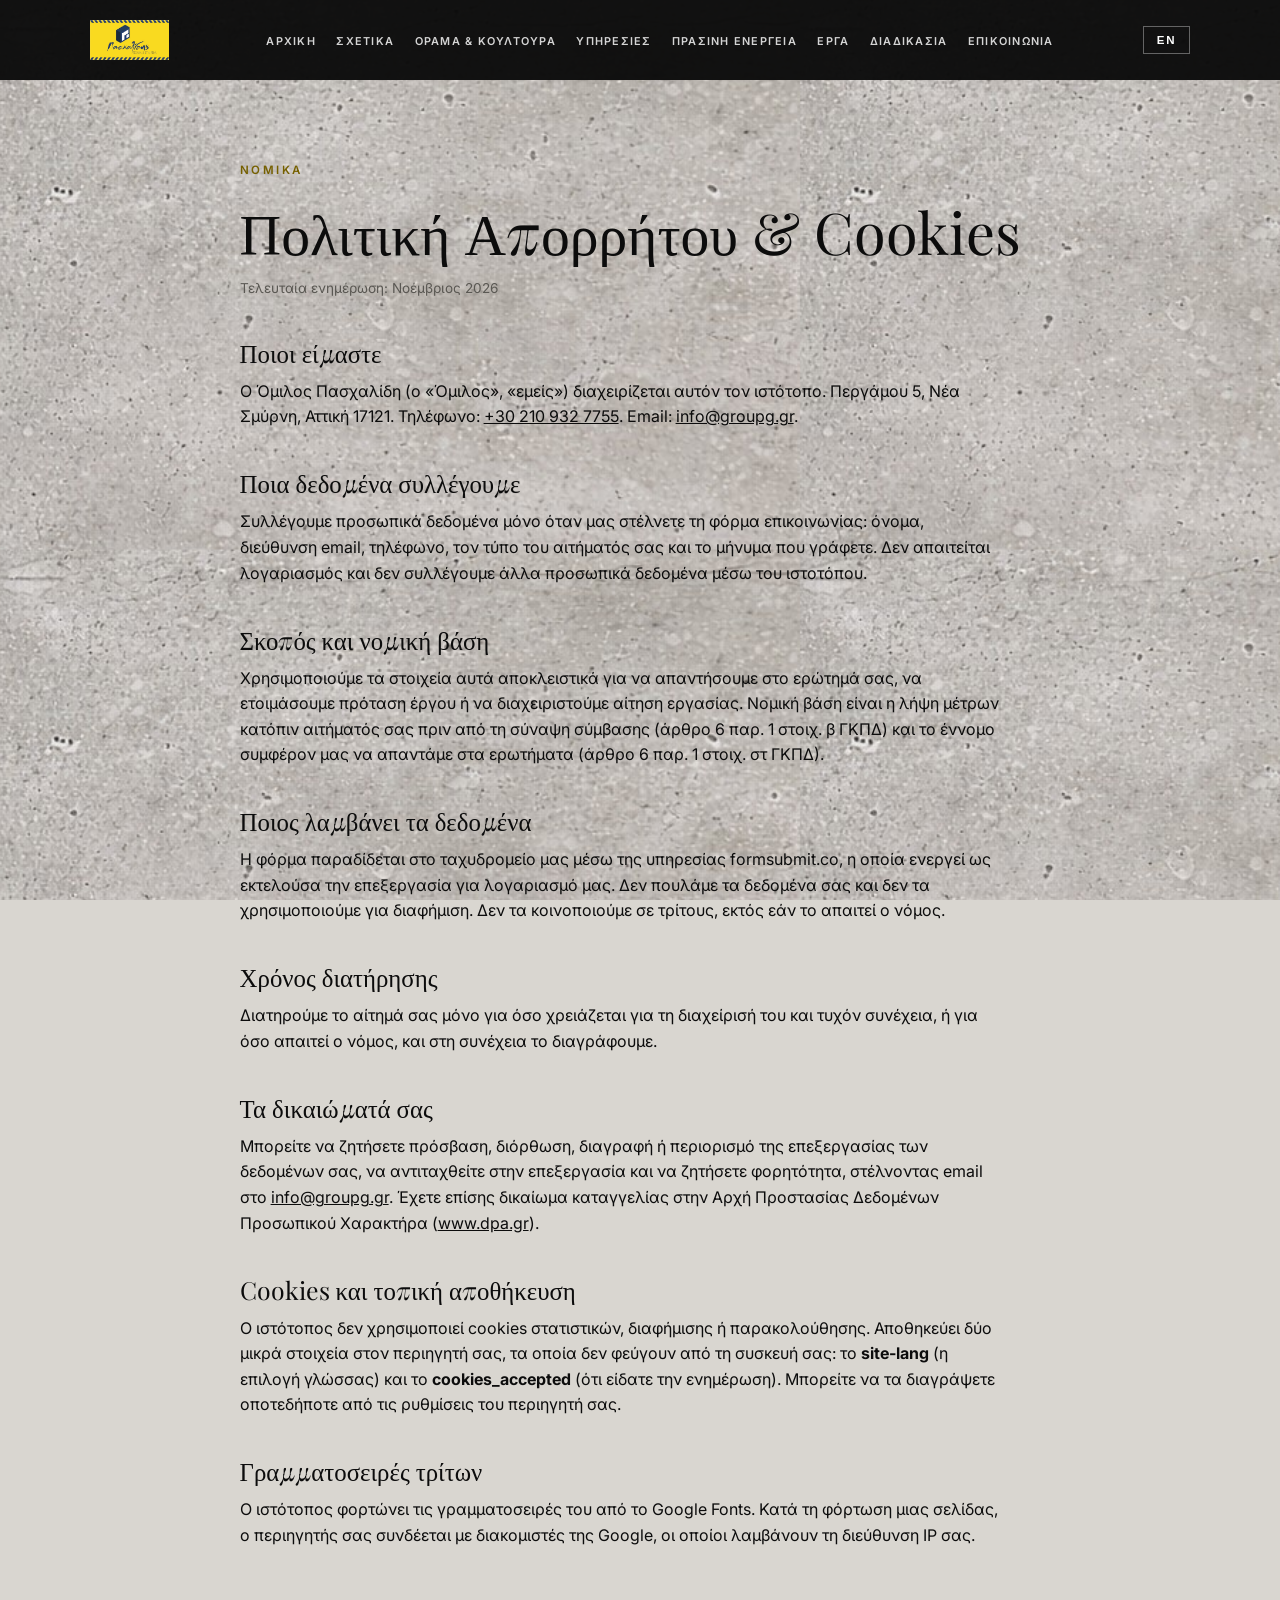
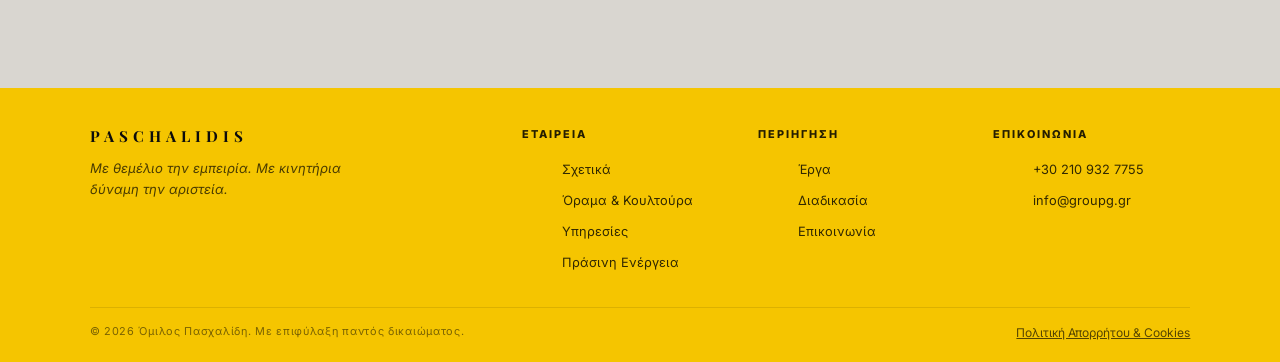
<file: privacy.html>
<!DOCTYPE html>
<html lang="el">
<head>
    <meta charset="UTF-8">
    <meta name="viewport" content="width=device-width, initial-scale=1.0">
    <title>Πολιτική Απορρήτου &amp; Cookies | Privacy &amp; Cookie Policy — Paschalidis Group</title>
    <meta name="description" content="Πώς επεξεργαζόμαστε τα προσωπικά σας δεδομένα και τι αποθηκεύει ο ιστότοπος στη συσκευή σας. | How we process your personal data and what this website stores on your device.">
    <link rel="canonical" href="https://paschalidis.gr/privacy.html">
    <meta name="robots" content="index, follow">
    <meta name="theme-color" content="#0c0c0c">
    <link rel="icon" type="image/svg+xml" href="logo-greek.svg">
    <link rel="preconnect" href="https://fonts.googleapis.com">
    <link rel="preconnect" href="https://fonts.gstatic.com" crossorigin>
    <link href="https://fonts.googleapis.com/css2?family=Playfair+Display:ital,wght@0,400;0,500;0,700;1,400;1,500&amp;family=Inter:wght@300;400;500;600&amp;display=swap" rel="stylesheet">
    <link rel="stylesheet" href="subpages.css">
</head>
<body>
    <a href="#main" class="skip-nav"><span data-lang="en">Skip to main content</span><span data-lang="el">Παράλειψη στο κύριο περιεχόμενο</span></a>
    <nav class="nav" aria-label="Main navigation" data-aria-en="Main navigation" data-aria-el="Κύρια πλοήγηση"><a href="index.html"><img src="original-logo.jpg" alt="Paschalidis Technical Company"></a><ul class="page-links"><li><a href="index.html" data-lang="en">Home</a><a href="index.html" data-lang="el">Αρχική</a></li><li><a href="index.html#about" data-lang="en">About</a><a href="index.html#about" data-lang="el">Σχετικά</a></li><li><a href="vision-culture.html" data-lang="en">Vision &amp; Culture</a><a href="vision-culture.html" data-lang="el">Όραμα &amp; Κουλτούρα</a></li><li><a href="services.html" data-lang="en">Services</a><a href="services.html" data-lang="el">Υπηρεσίες</a></li><li><a href="green-energy.html" data-lang="en">Green Energy</a><a href="green-energy.html" data-lang="el">Πράσινη Ενέργεια</a></li><li><a href="projects.html" data-lang="en">Projects</a><a href="projects.html" data-lang="el">Έργα</a></li><li><a href="index.html#process" data-lang="en">Process</a><a href="index.html#process" data-lang="el">Διαδικασία</a></li><li><a href="index.html#contact" data-lang="en">Contact</a><a href="index.html#contact" data-lang="el">Επικοινωνία</a></li></ul><button class="nav-toggle" type="button" onclick="toggleNavigation(this)" aria-label="Toggle menu" data-aria-en="Toggle menu" data-aria-el="Εναλλαγή μενού" aria-expanded="false"><span></span><span></span><span></span></button><button class="language" type="button" onclick="toggleLanguage()" aria-label="Change language" data-aria-en="Change language" data-aria-el="Αλλαγή γλώσσας">ΕΛ</button></nav>
    <main id="main">
        <section class="legal">
            <p class="section-label" data-lang="en">Legal</p>
            <p class="section-label" data-lang="el">Νομικά</p>
            <h1 data-lang="en">Privacy &amp; Cookie Policy</h1>
            <h1 data-lang="el">Πολιτική Απορρήτου &amp; Cookies</h1>
            <p class="updated" data-lang="en">Last updated: November 2026</p>
            <p class="updated" data-lang="el">Τελευταία ενημέρωση: Νοέμβριος 2026</p>

            <div data-lang="en">
                <h2>Who we are</h2>
                <p>Paschalidis Group (the "Group", "we") operates this website. Pergamou 5, Nea Smyrni, Attica 17121, Greece. Phone: <a href="tel:+302109327755">+30 210 932 7755</a>. Email: <a href="mailto:info@groupg.gr">info@groupg.gr</a>.</p>

                <h2>Data we collect</h2>
                <p>We collect personal data only when you send us the contact form: your name, email address, phone number, the type of your request and the message you write. We do not require an account and we do not collect any other personal data through this website.</p>

                <h2>Why and on what basis</h2>
                <p>We use these details solely to answer your enquiry, to prepare a project proposal or to handle a job request. The legal basis is taking steps at your request before entering into a contract (Art. 6(1)(b) GDPR) and our legitimate interest in responding to enquiries (Art. 6(1)(f) GDPR).</p>

                <h2>Who receives your data</h2>
                <p>The contact form is delivered to our mailbox through the form-to-email service formsubmit.co, which acts as a processor for us. We do not sell your data or use it for advertising. We do not share it with third parties except where the law requires it.</p>

                <h2>How long we keep it</h2>
                <p>We keep your enquiry only for as long as necessary to handle it and any follow-up, or as long as the law requires, and then delete it.</p>

                <h2>Your rights</h2>
                <p>You may request access to, correction, erasure or restriction of your data, object to its processing, and ask for portability, by emailing <a href="mailto:info@groupg.gr">info@groupg.gr</a>. You also have the right to lodge a complaint with the Hellenic Data Protection Authority (<a href="https://www.dpa.gr" rel="noopener">www.dpa.gr</a>).</p>

                <h2>Cookies and local storage</h2>
                <p>This website uses no analytics, advertising or tracking cookies. It stores two small items in your browser, which never leave your device: <strong>site-lang</strong> (your language choice) and <strong>cookies_accepted</strong> (that you have seen the notice). You can remove them at any time from your browser settings.</p>

                <h2>Third-party fonts</h2>
                <p>The site loads its fonts from Google Fonts. When a page loads, your browser connects to Google servers, which receive your IP address.</p>
            </div>

            <div data-lang="el">
                <h2>Ποιοι είμαστε</h2>
                <p>Ο Όμιλος Πασχαλίδη (ο «Όμιλος», «εμείς») διαχειρίζεται αυτόν τον ιστότοπο. Περγάμου 5, Νέα Σμύρνη, Αττική 17121. Τηλέφωνο: <a href="tel:+302109327755">+30 210 932 7755</a>. Email: <a href="mailto:info@groupg.gr">info@groupg.gr</a>.</p>

                <h2>Ποια δεδομένα συλλέγουμε</h2>
                <p>Συλλέγουμε προσωπικά δεδομένα μόνο όταν μας στέλνετε τη φόρμα επικοινωνίας: όνομα, διεύθυνση email, τηλέφωνο, τον τύπο του αιτήματός σας και το μήνυμα που γράφετε. Δεν απαιτείται λογαριασμός και δεν συλλέγουμε άλλα προσωπικά δεδομένα μέσω του ιστοτόπου.</p>

                <h2>Σκοπός και νομική βάση</h2>
                <p>Χρησιμοποιούμε τα στοιχεία αυτά αποκλειστικά για να απαντήσουμε στο ερώτημά σας, να ετοιμάσουμε πρόταση έργου ή να διαχειριστούμε αίτηση εργασίας. Νομική βάση είναι η λήψη μέτρων κατόπιν αιτήματός σας πριν από τη σύναψη σύμβασης (άρθρο 6 παρ. 1 στοιχ. β ΓΚΠΔ) και το έννομο συμφέρον μας να απαντάμε στα ερωτήματα (άρθρο 6 παρ. 1 στοιχ. στ ΓΚΠΔ).</p>

                <h2>Ποιος λαμβάνει τα δεδομένα</h2>
                <p>Η φόρμα παραδίδεται στο ταχυδρομείο μας μέσω της υπηρεσίας formsubmit.co, η οποία ενεργεί ως εκτελούσα την επεξεργασία για λογαριασμό μας. Δεν πουλάμε τα δεδομένα σας και δεν τα χρησιμοποιούμε για διαφήμιση. Δεν τα κοινοποιούμε σε τρίτους, εκτός εάν το απαιτεί ο νόμος.</p>

                <h2>Χρόνος διατήρησης</h2>
                <p>Διατηρούμε το αίτημά σας μόνο για όσο χρειάζεται για τη διαχείρισή του και τυχόν συνέχεια, ή για όσο απαιτεί ο νόμος, και στη συνέχεια το διαγράφουμε.</p>

                <h2>Τα δικαιώματά σας</h2>
                <p>Μπορείτε να ζητήσετε πρόσβαση, διόρθωση, διαγραφή ή περιορισμό της επεξεργασίας των δεδομένων σας, να αντιταχθείτε στην επεξεργασία και να ζητήσετε φορητότητα, στέλνοντας email στο <a href="mailto:info@groupg.gr">info@groupg.gr</a>. Έχετε επίσης δικαίωμα καταγγελίας στην Αρχή Προστασίας Δεδομένων Προσωπικού Χαρακτήρα (<a href="https://www.dpa.gr" rel="noopener">www.dpa.gr</a>).</p>

                <h2>Cookies και τοπική αποθήκευση</h2>
                <p>Ο ιστότοπος δεν χρησιμοποιεί cookies στατιστικών, διαφήμισης ή παρακολούθησης. Αποθηκεύει δύο μικρά στοιχεία στον περιηγητή σας, τα οποία δεν φεύγουν από τη συσκευή σας: το <strong>site-lang</strong> (η επιλογή γλώσσας) και το <strong>cookies_accepted</strong> (ότι είδατε την ενημέρωση). Μπορείτε να τα διαγράψετε οποτεδήποτε από τις ρυθμίσεις του περιηγητή σας.</p>

                <h2>Γραμματοσειρές τρίτων</h2>
                <p>Ο ιστότοπος φορτώνει τις γραμματοσειρές του από το Google Fonts. Κατά τη φόρτωση μιας σελίδας, ο περιηγητής σας συνδέεται με διακομιστές της Google, οι οποίοι λαμβάνουν τη διεύθυνση IP σας.</p>
            </div>
        </section>
    </main>
    <footer class="footer">
        <div class="footer-grid" data-lang="en">
            <div>
                <div class="footer-logo">Paschalidis</div>
                <p class="footer-brand-text"><em>Built on experience. Driven by excellence.</em></p>
            </div>
            <div class="footer-col">
                <h4>Company</h4>
                <ul>
                    <li><a href="index.html#about">About</a></li>
                    <li><a href="vision-culture.html">Vision &amp; Culture</a></li>
                    <li><a href="services.html">Services</a></li>
                    <li><a href="green-energy.html">Green Energy</a></li>
                </ul>
            </div>
            <div class="footer-col">
                <h4>Explore</h4>
                <ul>
                    <li><a href="projects.html">Projects</a></li>
                    <li><a href="index.html#process">Process</a></li>
                    <li><a href="index.html#contact">Contact</a></li>
                </ul>
            </div>
            <div class="footer-col">
                <h4>Contact</h4>
                <ul>
                    <li><a href="tel:+302109327755">+30 210 932 7755</a></li>
                    <li><a href="mailto:info@groupg.gr">info@groupg.gr</a></li>
                </ul>
            </div>
        </div>
        <div class="footer-grid" data-lang="el">
            <div>
                <div class="footer-logo">Paschalidis</div>
                <p class="footer-brand-text"><em>Με θεμέλιο την εμπειρία. Με κινητήρια δύναμη την αριστεία.</em></p>
            </div>
            <div class="footer-col">
                <h4>Εταιρεία</h4>
                <ul>
                    <li><a href="index.html#about">Σχετικά</a></li>
                    <li><a href="vision-culture.html">Όραμα &amp; Κουλτούρα</a></li>
                    <li><a href="services.html">Υπηρεσίες</a></li>
                    <li><a href="green-energy.html">Πράσινη Ενέργεια</a></li>
                </ul>
            </div>
            <div class="footer-col">
                <h4>Περιήγηση</h4>
                <ul>
                    <li><a href="projects.html">Έργα</a></li>
                    <li><a href="index.html#process">Διαδικασία</a></li>
                    <li><a href="index.html#contact">Επικοινωνία</a></li>
                </ul>
            </div>
            <div class="footer-col">
                <h4>Επικοινωνία</h4>
                <ul>
                    <li><a href="tel:+302109327755">+30 210 932 7755</a></li>
                    <li><a href="mailto:info@groupg.gr">info@groupg.gr</a></li>
                </ul>
            </div>
        </div>
        <div class="footer-bottom" data-lang="en">
            <p>&copy; 2026 Paschalidis Group. All rights reserved.</p>
            <a href="privacy.html">Privacy &amp; Cookie Policy</a>
        </div>
        <div class="footer-bottom" data-lang="el">
            <p>&copy; 2026 Όμιλος Πασχαλίδη. Με επιφύλαξη παντός δικαιώματος.</p>
            <a href="privacy.html">Πολιτική Απορρήτου &amp; Cookies</a>
        </div>
    </footer>
    <script src="subpages.js"></script>
</body>
</html>
</file>
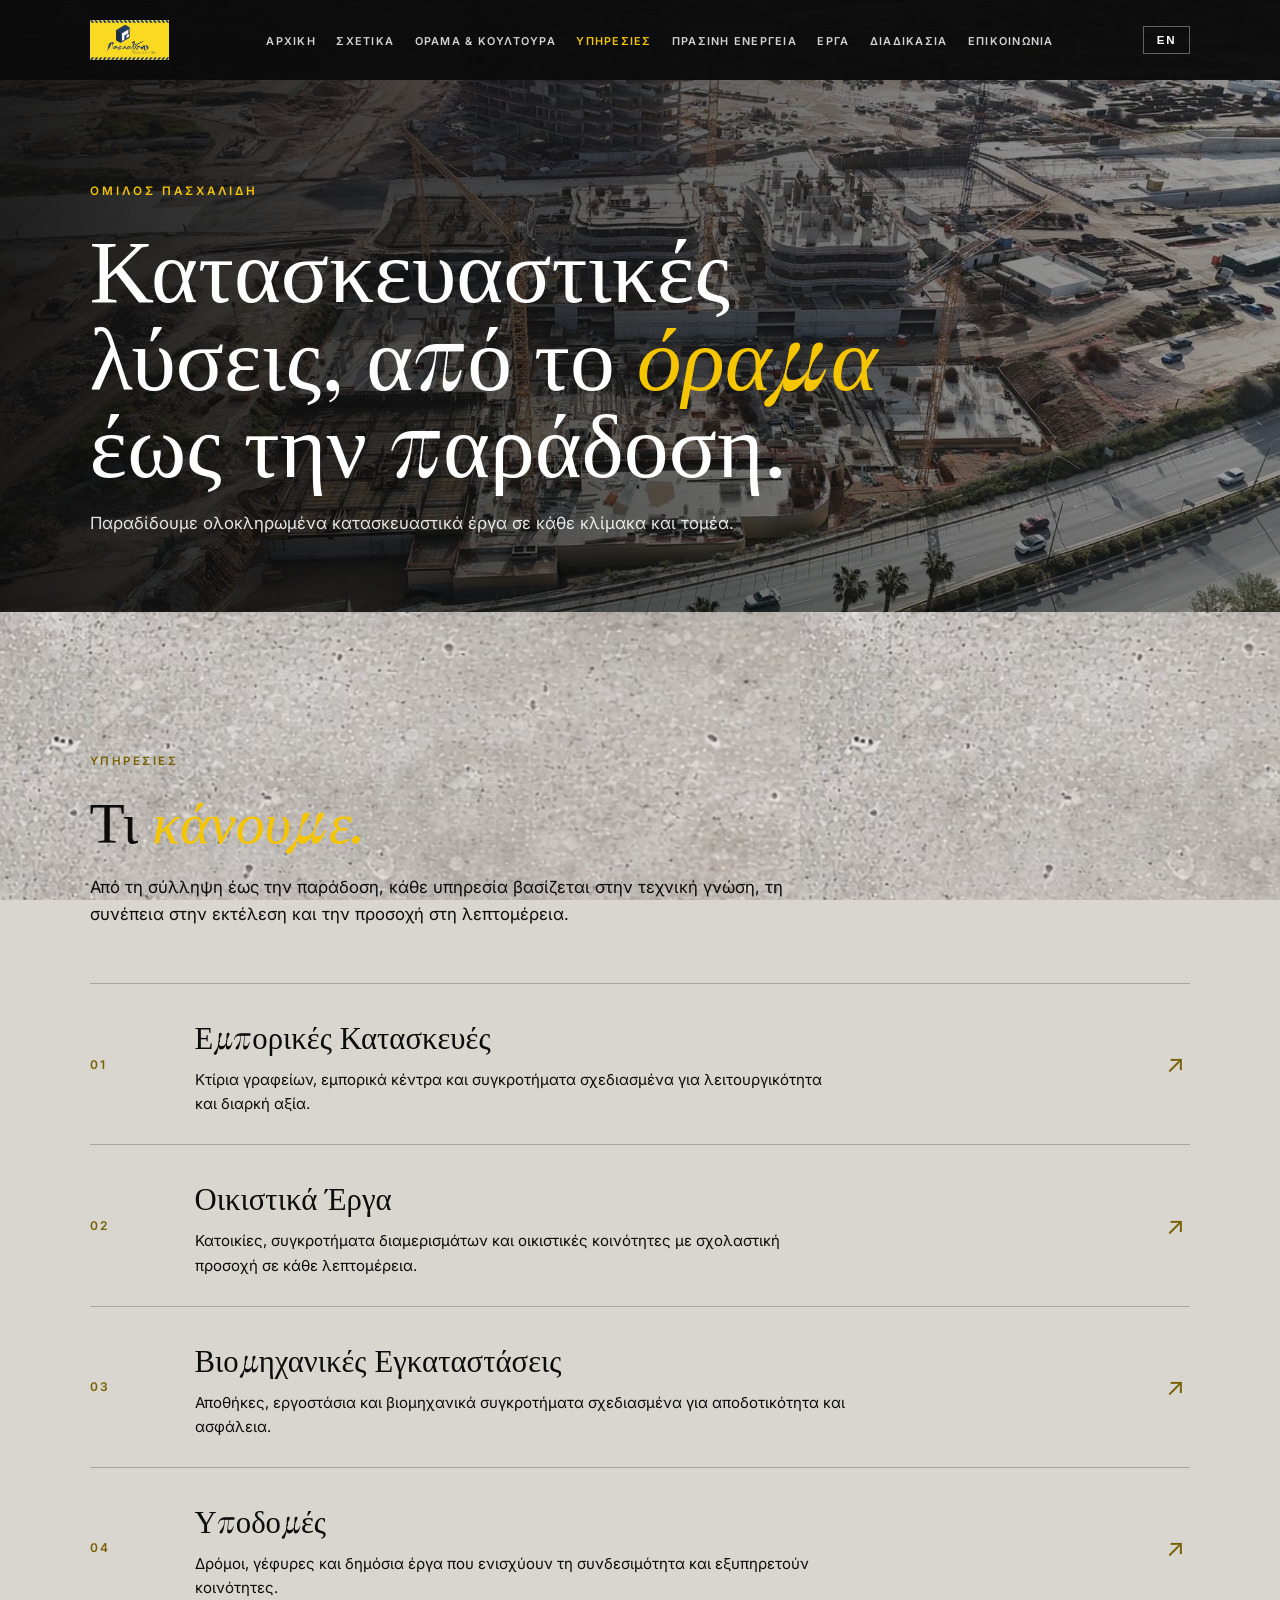
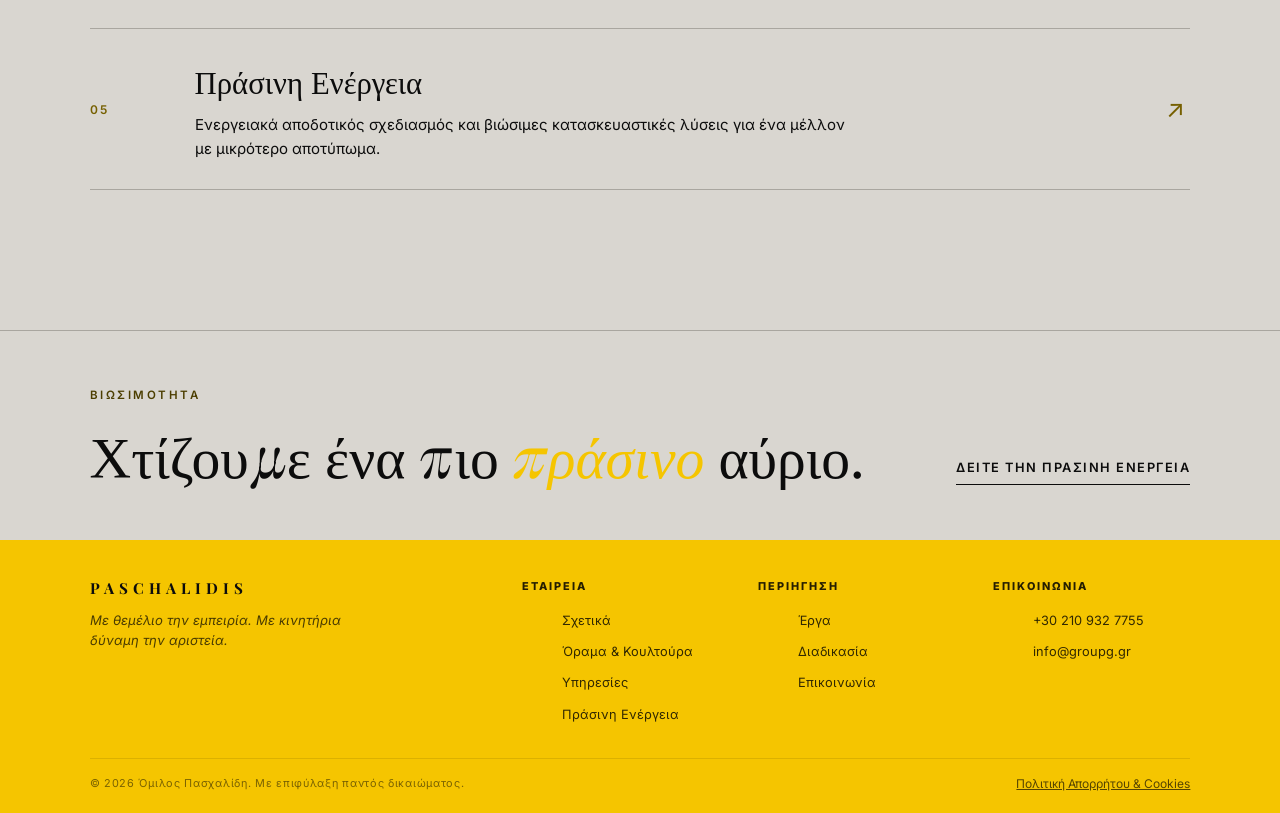
<file: services.html>
<!DOCTYPE html>
<html lang="en">
<head>
    <meta charset="UTF-8">
    <meta name="viewport" content="width=device-width, initial-scale=1.0">
    <title>Υπηρεσίες | Services — Paschalidis Group</title>
    <meta name="description" content="Κατασκευαστικές υπηρεσίες του Ομίλου Πασχαλίδη: εμπορικά, οικιστικά, βιομηχανικά έργα, υποδομές και πράσινη ενέργεια. | Construction services by Paschalidis Group.">
    <link rel="canonical" href="https://paschalidis.gr/services.html">
    <meta property="og:type" content="website">
    <meta property="og:site_name" content="Paschalidis Group">
    <meta property="og:url" content="https://paschalidis.gr/services.html">
    <meta property="og:title" content="Υπηρεσίες | Services — Paschalidis Group">
    <meta property="og:description" content="Κατασκευαστικές υπηρεσίες σε κάθε κλίμακα και τομέα. Construction services across every scale and sector.">
    <meta property="og:image" content="https://paschalidis.gr/elliniko-construction-4.jpg">
    <meta property="og:locale" content="el_GR">
    <meta property="og:locale:alternate" content="en_US">
    <meta name="twitter:card" content="summary_large_image">
    <meta name="theme-color" content="#0c0c0c">
    <link rel="icon" type="image/svg+xml" href="logo-greek.svg">
    <link rel="preconnect" href="https://fonts.googleapis.com"><link rel="preconnect" href="https://fonts.gstatic.com" crossorigin>
    <link href="https://fonts.googleapis.com/css2?family=Playfair+Display:ital,wght@0,400;0,500;0,700;1,400;1,500&amp;family=Inter:wght@300;400;500;600&amp;display=swap" rel="stylesheet">
    <link rel="stylesheet" href="subpages.css">
</head>
<body>
    <a href="#main" class="skip-nav"><span data-lang="en">Skip to main content</span><span data-lang="el">Παράλειψη στο κύριο περιεχόμενο</span></a>
    <nav class="nav" aria-label="Main navigation" data-aria-en="Main navigation" data-aria-el="Κύρια πλοήγηση"><a href="index.html"><img src="original-logo.jpg" alt="Paschalidis Technical Company"></a><ul class="page-links"><li><a href="index.html" data-lang="en">Home</a><a href="index.html" data-lang="el">Αρχική</a></li><li><a href="index.html#about" data-lang="en">About</a><a href="index.html#about" data-lang="el">Σχετικά</a></li><li><a href="vision-culture.html" data-lang="en">Vision &amp; Culture</a><a href="vision-culture.html" data-lang="el">Όραμα &amp; Κουλτούρα</a></li><li><a href="services.html" aria-current="page" data-lang="en">Services</a><a href="services.html" aria-current="page" data-lang="el">Υπηρεσίες</a></li><li><a href="green-energy.html" data-lang="en">Green Energy</a><a href="green-energy.html" data-lang="el">Πράσινη Ενέργεια</a></li><li><a href="projects.html" data-lang="en">Projects</a><a href="projects.html" data-lang="el">Έργα</a></li><li><a href="index.html#process" data-lang="en">Process</a><a href="index.html#process" data-lang="el">Διαδικασία</a></li><li><a href="index.html#contact" data-lang="en">Contact</a><a href="index.html#contact" data-lang="el">Επικοινωνία</a></li></ul><button class="nav-toggle" type="button" onclick="toggleNavigation(this)" aria-label="Toggle menu" data-aria-en="Toggle menu" data-aria-el="Εναλλαγή μενού" aria-expanded="false"><span></span><span></span><span></span></button><button class="language" type="button" onclick="toggleLanguage()" aria-label="Change language" data-aria-en="Change language" data-aria-el="Αλλαγή γλώσσας">ΕΛ</button></nav>
    <main id="main">
        <header class="hero" style="background-image:url('elliniko-construction-4.jpg')"><div><p class="eyebrow" data-lang="en">Paschalidis Group</p><p class="eyebrow" data-lang="el">Όμιλος Πασχαλίδη</p><h1 data-lang="en">Construction solutions, from <em>vision</em> to completion.</h1><h1 data-lang="el">Κατασκευαστικές λύσεις, από το <em>όραμα</em> έως την παράδοση.</h1><p class="intro" data-lang="en">We deliver comprehensive construction work across every scale and sector.</p><p class="intro" data-lang="el">Παραδίδουμε ολοκληρωμένα κατασκευαστικά έργα σε κάθε κλίμακα και τομέα.</p></div></header>
        <section class="services"><p class="section-label" data-lang="en">Services</p><p class="section-label" data-lang="el">Υπηρεσίες</p><h2 data-lang="en">What we <em>do.</em></h2><h2 data-lang="el">Τι <em>κάνουμε.</em></h2><p class="lead" data-lang="en">From concept to completion, each service is shaped by technical knowledge, disciplined delivery, and attention to detail.</p><p class="lead" data-lang="el">Από τη σύλληψη έως την παράδοση, κάθε υπηρεσία βασίζεται στην τεχνική γνώση, τη συνέπεια στην εκτέλεση και την προσοχή στη λεπτομέρεια.</p><div class="service-list">
            <article class="service"><span class="number">01</span><div><h3 data-lang="en">Commercial Construction</h3><h3 data-lang="el">Εμπορικές Κατασκευές</h3><p data-lang="en">Office buildings, shopping centres and commercial complexes designed for functionality and lasting impact.</p><p data-lang="el">Κτίρια γραφείων, εμπορικά κέντρα και συγκροτήματα σχεδιασμένα για λειτουργικότητα και διαρκή αξία.</p></div><span class="arrow">↗</span></article>
            <article class="service"><span class="number">02</span><div><h3 data-lang="en">Residential Projects</h3><h3 data-lang="el">Οικιστικά Έργα</h3><p data-lang="en">Homes, apartment complexes and residential communities built with meticulous attention to every detail.</p><p data-lang="el">Κατοικίες, συγκροτήματα διαμερισμάτων και οικιστικές κοινότητες με σχολαστική προσοχή σε κάθε λεπτομέρεια.</p></div><span class="arrow">↗</span></article>
            <article class="service"><span class="number">03</span><div><h3 data-lang="en">Industrial Facilities</h3><h3 data-lang="el">Βιομηχανικές Εγκαταστάσεις</h3><p data-lang="en">Warehouses, factories and industrial complexes engineered for efficiency and safety.</p><p data-lang="el">Αποθήκες, εργοστάσια και βιομηχανικά συγκροτήματα σχεδιασμένα για αποδοτικότητα και ασφάλεια.</p></div><span class="arrow">↗</span></article>
            <article class="service"><span class="number">04</span><div><h3 data-lang="en">Infrastructure</h3><h3 data-lang="el">Υποδομές</h3><p data-lang="en">Roads, bridges and public works that strengthen connectivity and serve communities.</p><p data-lang="el">Δρόμοι, γέφυρες και δημόσια έργα που ενισχύουν τη συνδεσιμότητα και εξυπηρετούν κοινότητες.</p></div><span class="arrow">↗</span></article>
            <article class="service"><span class="number">05</span><div><h3 data-lang="en">Green Energy</h3><h3 data-lang="el">Πράσινη Ενέργεια</h3><p data-lang="en">Energy-efficient design and sustainable construction solutions for a lower-impact future.</p><p data-lang="el">Ενεργειακά αποδοτικός σχεδιασμός και βιώσιμες κατασκευαστικές λύσεις για ένα μέλλον με μικρότερο αποτύπωμα.</p></div><span class="arrow">↗</span></article>
        </div></section>
        <section class="cta"><div><p class="section-label" data-lang="en">Sustainability</p><p class="section-label" data-lang="el">Βιωσιμότητα</p><h2 data-lang="en">Building for a <em>greener</em> tomorrow.</h2><h2 data-lang="el">Χτίζουμε ένα πιο <em>πράσινο</em> αύριο.</h2></div><a class="cta-link" href="green-energy.html" data-lang="en">Explore Green Energy</a><a class="cta-link" href="green-energy.html" data-lang="el">Δείτε την Πράσινη Ενέργεια</a></section>
    </main><footer class="footer">
        <div class="footer-grid" data-lang="en">
            <div>
                <div class="footer-logo">Paschalidis</div>
                <p class="footer-brand-text"><em>Built on experience. Driven by excellence.</em></p>
            </div>
            <div class="footer-col">
                <h4>Company</h4>
                <ul>
                    <li><a href="index.html#about">About</a></li>
                    <li><a href="vision-culture.html">Vision &amp; Culture</a></li>
                    <li><a href="services.html">Services</a></li>
                    <li><a href="green-energy.html">Green Energy</a></li>
                </ul>
            </div>
            <div class="footer-col">
                <h4>Explore</h4>
                <ul>
                    <li><a href="projects.html">Projects</a></li>
                    <li><a href="index.html#process">Process</a></li>
                    <li><a href="index.html#contact">Contact</a></li>
                </ul>
            </div>
            <div class="footer-col">
                <h4>Contact</h4>
                <ul>
                    <li><a href="tel:+302109327755">+30 210 932 7755</a></li>
                    <li><a href="mailto:info@groupg.gr">info@groupg.gr</a></li>
                </ul>
            </div>
        </div>
        <div class="footer-grid" data-lang="el">
            <div>
                <div class="footer-logo">Paschalidis</div>
                <p class="footer-brand-text"><em>Με θεμέλιο την εμπειρία. Με κινητήρια δύναμη την αριστεία.</em></p>
            </div>
            <div class="footer-col">
                <h4>Εταιρεία</h4>
                <ul>
                    <li><a href="index.html#about">Σχετικά</a></li>
                    <li><a href="vision-culture.html">Όραμα &amp; Κουλτούρα</a></li>
                    <li><a href="services.html">Υπηρεσίες</a></li>
                    <li><a href="green-energy.html">Πράσινη Ενέργεια</a></li>
                </ul>
            </div>
            <div class="footer-col">
                <h4>Περιήγηση</h4>
                <ul>
                    <li><a href="projects.html">Έργα</a></li>
                    <li><a href="index.html#process">Διαδικασία</a></li>
                    <li><a href="index.html#contact">Επικοινωνία</a></li>
                </ul>
            </div>
            <div class="footer-col">
                <h4>Επικοινωνία</h4>
                <ul>
                    <li><a href="tel:+302109327755">+30 210 932 7755</a></li>
                    <li><a href="mailto:info@groupg.gr">info@groupg.gr</a></li>
                </ul>
            </div>
        </div>
        <div class="footer-bottom" data-lang="en">
            <p>&copy; 2026 Paschalidis Group. All rights reserved.</p>
            <a href="privacy.html">Privacy &amp; Cookie Policy</a>
        </div>
        <div class="footer-bottom" data-lang="el">
            <p>&copy; 2026 Όμιλος Πασχαλίδη. Με επιφύλαξη παντός δικαιώματος.</p>
            <a href="privacy.html">Πολιτική Απορρήτου &amp; Cookies</a>
        </div>
    </footer><script src="subpages.js"></script>
</body>
</html>
</file>
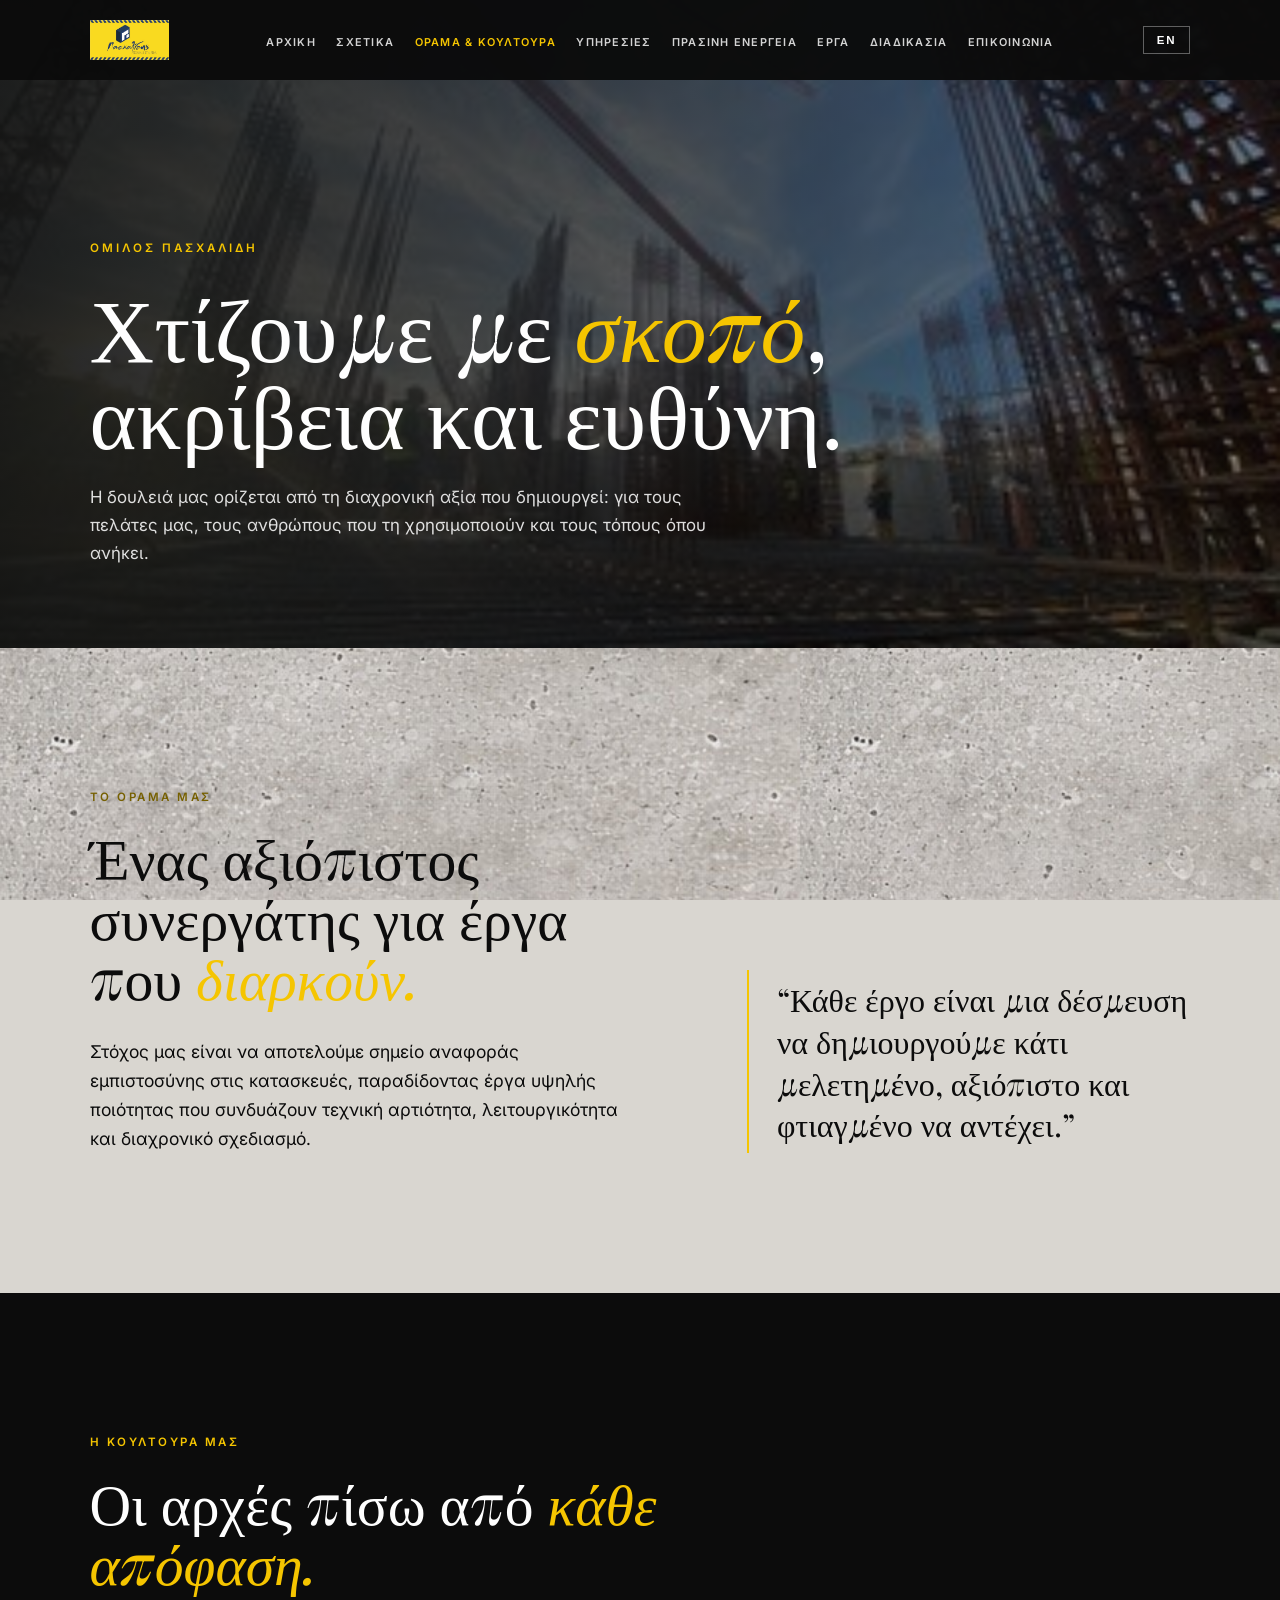
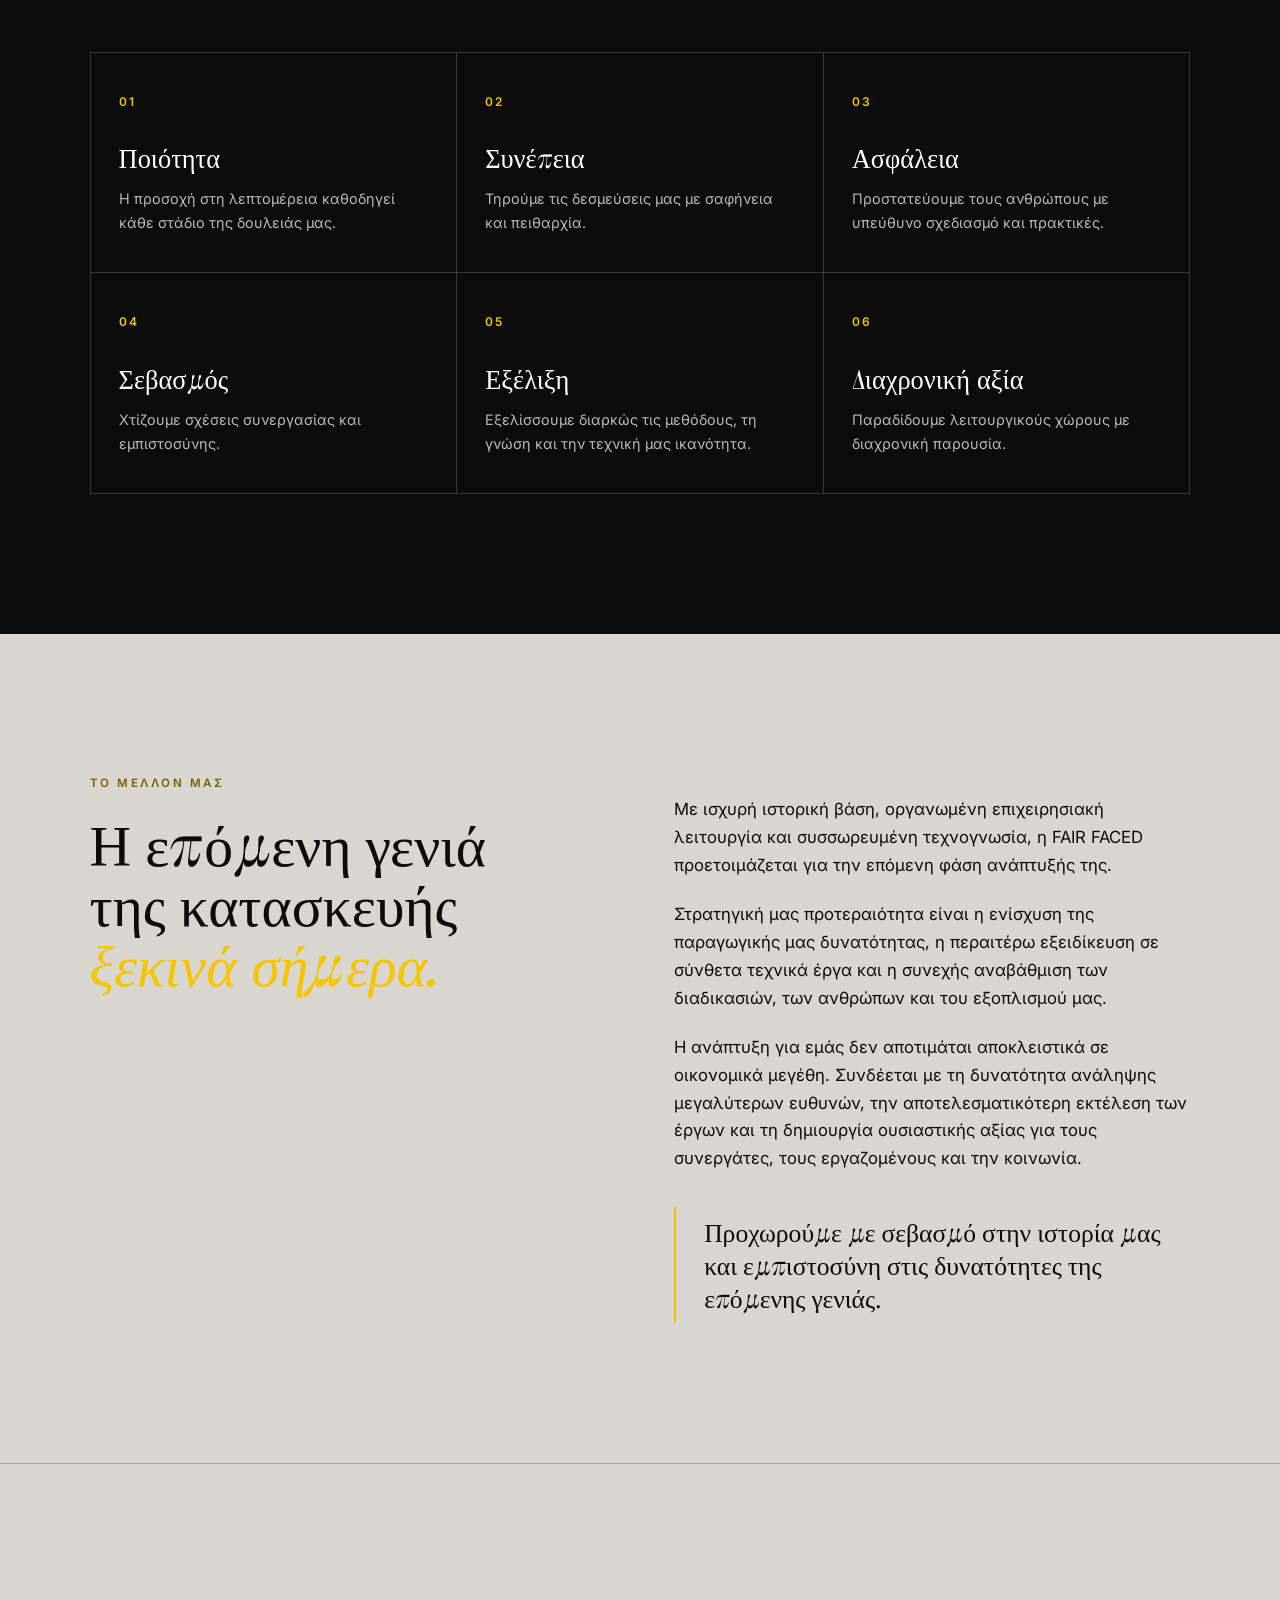
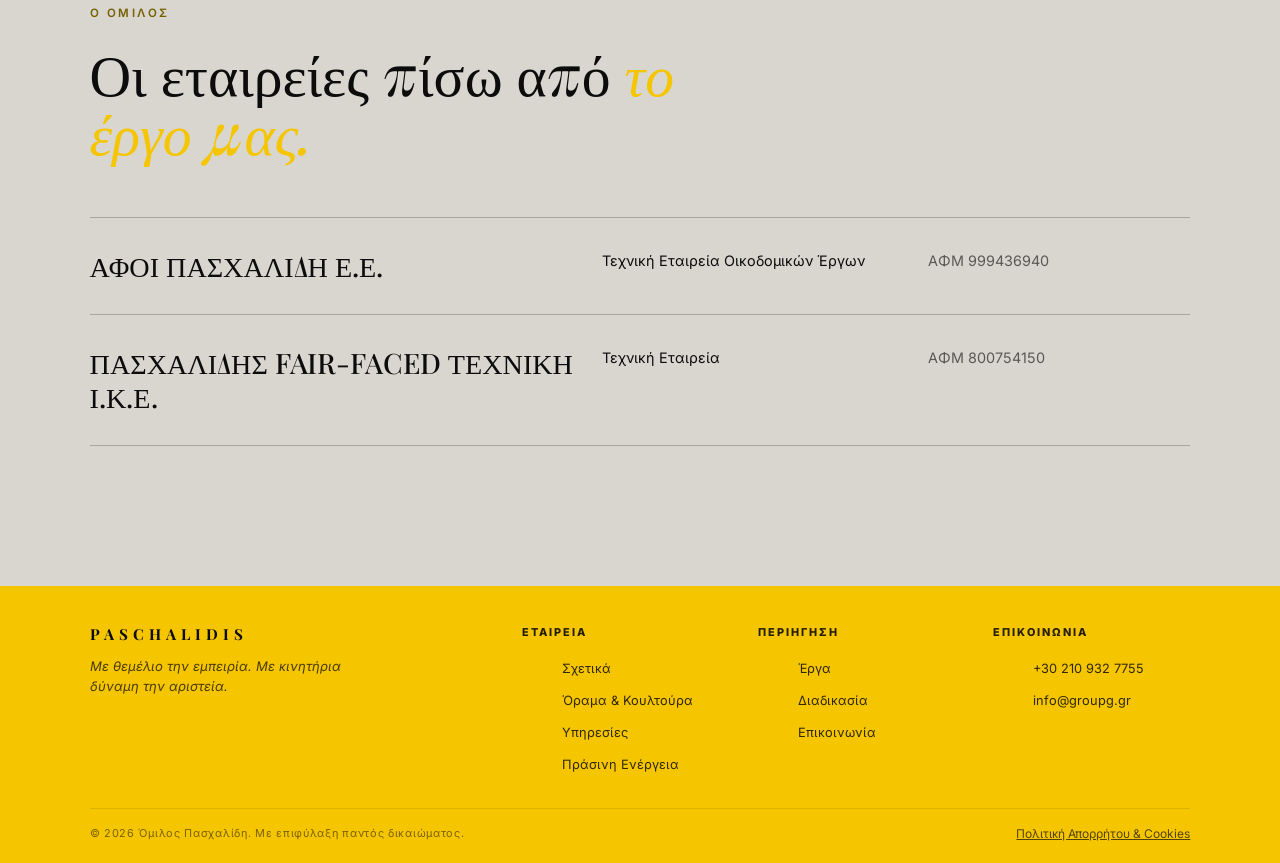
<file: vision-culture.html>
<!DOCTYPE html>
<html lang="en">
<head>
    <meta charset="UTF-8">
    <meta name="viewport" content="width=device-width, initial-scale=1.0">
    <title>Όραμα &amp; Κουλτούρα | Vision &amp; Culture — Paschalidis Group</title>
    <meta name="description" content="Το όραμα, η κουλτούρα και οι εταιρείες του Ομίλου Πασχαλίδη. | The vision, culture and companies of Paschalidis Group.">
    <link rel="canonical" href="https://paschalidis.gr/vision-culture.html">
    <meta property="og:type" content="website">
    <meta property="og:site_name" content="Paschalidis Group">
    <meta property="og:url" content="https://paschalidis.gr/vision-culture.html">
    <meta property="og:title" content="Όραμα &amp; Κουλτούρα | Vision &amp; Culture — Paschalidis Group">
    <meta property="og:description" content="Χτίζουμε με σκοπό, ακρίβεια και ευθύνη. Building with purpose, precision and responsibility.">
    <meta property="og:image" content="https://paschalidis.gr/elliniko-construction-2.jpg">
    <meta property="og:locale" content="el_GR">
    <meta property="og:locale:alternate" content="en_US">
    <meta name="twitter:card" content="summary_large_image">
    <meta name="theme-color" content="#0c0c0c">
    <link rel="icon" type="image/svg+xml" href="logo-greek.svg">
    <link rel="preconnect" href="https://fonts.googleapis.com">
    <link rel="preconnect" href="https://fonts.gstatic.com" crossorigin>
    <link href="https://fonts.googleapis.com/css2?family=Playfair+Display:ital,wght@0,400;0,500;0,700;0,800;1,400;1,500&amp;family=Inter:wght@300;400;500;600&amp;display=swap" rel="stylesheet">
    <link rel="stylesheet" href="subpages.css">
    <style>
        :root { --black:#0c0c0c; --dark:#161616; --gold:#f5c500; --gold-light:#f7d230; --cream:#f0ece4; --white:#fefefe; --muted:#b8b8b8; --heading:'Playfair Display', Georgia, serif; --body:'Inter', sans-serif; --side:clamp(24px, 7vw, 120px); }
        * { box-sizing:border-box; margin:0; }
        html { scroll-behavior:smooth; }
        body { font-family:var(--body); color:var(--black); background:#d9d6d0 url('cement.jpg') repeat fixed; background-size:800px auto; line-height:1.65; }
        a { color:inherit; text-decoration:none; }
        [data-lang="el"] { display:none; }
        body.lang-el [data-lang="en"] { display:none; }
        body.lang-el [data-lang="el"] { display:block; }
        body.lang-el a[data-lang="el"] { display:inline; }
        .nav { height:80px; padding:0 var(--side); display:grid; grid-template-columns:minmax(0,1fr) auto minmax(0,1fr); gap:26px; align-items:center; background:rgba(12,12,12,.97); color:var(--white); position:fixed; inset:0 0 auto; z-index:10; }
        .nav img { width:auto; height:40px; display:block; }
        .page-links { align-items:center; display:flex; gap:clamp(12px,1.6vw,26px); justify-content:center; list-style:none; }
        .page-links a { color:rgba(255,255,255,.82); font-size:.68rem; font-weight:600; letter-spacing:1.25px; text-transform:uppercase; white-space:nowrap; }
        .page-links a:hover, .page-links a[aria-current="page"] { color:var(--gold); }
        .language { font-size:.72rem; letter-spacing:1.8px; text-transform:uppercase; font-weight:600; }
        .language { border:1px solid rgba(255,255,255,.35); background:transparent; color:var(--white); padding:7px 13px; cursor:pointer; justify-self:end; }
        .nav-toggle { background:transparent; border:0; cursor:pointer; display:none; height:32px; padding:4px; position:relative; width:32px; }
        .nav-toggle span { background:var(--gold); display:block; height:1.5px; left:4px; position:absolute; transition:transform .3s ease,opacity .3s ease; width:24px; }
        .nav-toggle span:nth-child(1) { top:8px; } .nav-toggle span:nth-child(2) { top:15px; } .nav-toggle span:nth-child(3) { top:22px; }
        .nav-toggle.active span:nth-child(1) { top:15px; transform:rotate(45deg); } .nav-toggle.active span:nth-child(2) { opacity:0; } .nav-toggle.active span:nth-child(3) { top:15px; transform:rotate(-45deg); }
        .hero { min-height:72vh; padding:160px var(--side) 80px; display:flex; align-items:flex-end; position:relative; isolation:isolate; color:var(--white); background:#171717 url('elliniko-construction-12.jpg') center/cover no-repeat; }
        .hero::before { content:''; position:absolute; inset:0; z-index:-1; background:linear-gradient(90deg, rgba(12,12,12,.9), rgba(12,12,12,.45)); }
        .eyebrow { color:var(--gold); font-size:.73rem; font-weight:600; letter-spacing:3px; text-transform:uppercase; margin-bottom:22px; }
        h1 { max-width:900px; font:400 clamp(3.2rem, 7vw, 7rem)/.98 var(--heading); letter-spacing:0; }
        h1 em, h2 em { color:var(--gold); font-weight:500; }
        .intro { max-width:650px; margin-top:28px; color:rgba(255,255,255,.86); font-size:1.06rem; }
        section { padding:clamp(75px, 11vw, 140px) var(--side); }
        .section-label { color:#766000; font-size:.72rem; letter-spacing:2.5px; font-weight:600; text-transform:uppercase; margin-bottom:20px; }
        h2 { font:400 clamp(2.35rem, 4.5vw, 4.8rem)/1.04 var(--heading); max-width:760px; }
        .vision { background:transparent; display:grid; grid-template-columns:minmax(0, 1.1fr) minmax(280px, .9fr); gap:clamp(48px, 9vw, 150px); align-items:end; }
        .vision-copy { font-size:1.1rem; max-width:580px; margin-top:30px; }
        .quote { border-left:2px solid var(--gold); padding:8px 0 8px 28px; font:400 clamp(1.55rem, 2.5vw, 2.5rem)/1.3 var(--heading); }
        .culture { background:var(--black); color:var(--white); }
        .culture .section-label { color:var(--gold); }
        .culture-grid { margin-top:60px; display:grid; grid-template-columns:repeat(3, 1fr); border-top:1px solid rgba(255,255,255,.18); border-left:1px solid rgba(255,255,255,.18); }
        .value { padding:34px 28px 38px; min-height:190px; border-right:1px solid rgba(255,255,255,.18); border-bottom:1px solid rgba(255,255,255,.18); }
        .value-number { color:var(--gold); font-size:.75rem; letter-spacing:2px; font-weight:600; }
        .value h3 { margin:26px 0 12px; font:400 1.65rem var(--heading); }
        .value p { color:var(--muted); font-size:.9rem; }
        .future { background:transparent; display:grid; grid-template-columns:minmax(0, 1fr) minmax(0, 1.1fr); gap:clamp(48px, 9vw, 150px); align-items:start; }
        .future-copy p { font-size:1.05rem; max-width:620px; }
        .future-copy p + p { margin-top:22px; }
        .future-copy .quote { margin-top:34px; font-size:clamp(1.3rem, 2vw, 1.9rem); }
        .companies { background:transparent; }
        .future + .companies { border-top:1px solid #a9a69f; }
        .companies-header { max-width:700px; }
        .company-list { margin-top:55px; border-top:1px solid #a9a69f; }
        .company { display:grid; grid-template-columns:1.3fr .8fr .7fr; gap:25px; padding:31px 0; border-bottom:1px solid #a9a69f; align-items:start; }
        .company h3 { font:500 clamp(1.35rem, 2.2vw, 2rem)/1.2 var(--heading); }
        .company p, .company span { font-size:.9rem; }
        .company span { color:#5a5853; }
        .contact { background:var(--gold); padding-top:80px; padding-bottom:80px; display:grid; grid-template-columns:1.1fr .9fr; gap:60px; }
        .contact .section-label { color:#4c3e00; }
        .contact-info { display:grid; grid-template-columns:repeat(2, minmax(0, 1fr)); gap:30px; align-content:end; }
        .contact-info h3 { font-size:.7rem; letter-spacing:1.8px; text-transform:uppercase; margin-bottom:8px; }
        .contact-info p, .contact-info a { font-size:.95rem; }
        .footer { background:var(--gold); color:var(--black); padding:38px var(--side) 20px; }
        .footer-grid { display:grid; gap:clamp(20px,3vw,42px); grid-template-columns:2fr 1fr 1fr 1fr; }
        .footer-brand-text { color:rgba(0,0,0,.7); font-size:.82rem; line-height:1.55; margin-top:.75rem; max-width:280px; }
        .footer-logo { color:var(--black); font:700 .95rem var(--heading); letter-spacing:5px; text-transform:uppercase; }
        .footer-col h4 { color:rgba(0,0,0,.85); font-size:.68rem; font-weight:800; letter-spacing:2px; margin-bottom:.75rem; text-transform:uppercase; }
        .footer-col ul { list-style:none; }
        .footer-col li { margin-bottom:.35rem; }
        .footer-col a { color:rgba(0,0,0,.8); font-size:.8rem; }
        .footer-col a:hover { color:var(--black); }
        .footer-bottom { align-items:center; border-top:1px solid rgba(0,0,0,.1); display:flex; flex-wrap:wrap; gap:1rem; justify-content:space-between; margin-top:26px; padding-top:15px; }
        .footer-bottom p { color:rgba(0,0,0,.5); font-size:.68rem; letter-spacing:.7px; }
        .footer-grid[data-lang="el"],.footer-bottom[data-lang="el"] { display:none; }
        body.lang-el .footer-grid[data-lang="el"] { display:grid; }
        body.lang-el .footer-bottom[data-lang="el"] { display:flex; }
        @media (max-width:760px) { .nav { display:flex; justify-content:space-between; } }
        @media (max-width:1000px) { .nav { gap:14px; } .nav img { height:34px; } .page-links { gap:11px; } .page-links a { font-size:.61rem; letter-spacing:.9px; } .language { font-size:.62rem; padding:6px 8px; } }
        @media (max-width:760px) { .vision, .future, .contact { grid-template-columns:1fr; } .culture-grid,.footer-grid { grid-template-columns:1fr; } .company { grid-template-columns:1fr; gap:8px; } .nav img { height:30px; } .nav-toggle { display:block; } .page-links { align-items:stretch; background:var(--black); border-top:1px solid rgba(255,255,255,.1); flex-direction:column; gap:0; height:calc(100vh - 80px); justify-content:flex-start; overflow-y:auto; padding:24px var(--side); position:fixed; right:-100%; top:80px; transition:right .35s ease; width:min(360px,84vw); } .page-links.open { right:0; } .page-links li { border-bottom:1px solid rgba(255,255,255,.1); padding:16px 0; } .page-links a { font-size:.74rem; } .hero { min-height:620px; } .contact-info { grid-template-columns:1fr; gap:20px; } }
    </style>
</head>
<body>
    <a href="#main" class="skip-nav"><span data-lang="en">Skip to main content</span><span data-lang="el">Παράλειψη στο κύριο περιεχόμενο</span></a>
    <nav class="nav" aria-label="Main navigation" data-aria-en="Main navigation" data-aria-el="Κύρια πλοήγηση">
        <a href="index.html"><img src="original-logo.jpg" alt="Paschalidis Technical Company"></a>
        <ul class="page-links"><li><a href="index.html" data-lang="en">Home</a><a href="index.html" data-lang="el">Αρχική</a></li><li><a href="index.html#about" data-lang="en">About</a><a href="index.html#about" data-lang="el">Σχετικά</a></li><li><a href="vision-culture.html" aria-current="page" data-lang="en">Vision &amp; Culture</a><a href="vision-culture.html" aria-current="page" data-lang="el">Όραμα &amp; Κουλτούρα</a></li><li><a href="services.html" data-lang="en">Services</a><a href="services.html" data-lang="el">Υπηρεσίες</a></li><li><a href="green-energy.html" data-lang="en">Green Energy</a><a href="green-energy.html" data-lang="el">Πράσινη Ενέργεια</a></li><li><a href="projects.html" data-lang="en">Projects</a><a href="projects.html" data-lang="el">Έργα</a></li><li><a href="index.html#process" data-lang="en">Process</a><a href="index.html#process" data-lang="el">Διαδικασία</a></li><li><a href="index.html#contact" data-lang="en">Contact</a><a href="index.html#contact" data-lang="el">Επικοινωνία</a></li></ul><button class="nav-toggle" type="button" onclick="toggleNavigation(this)" aria-label="Toggle menu" data-aria-en="Toggle menu" data-aria-el="Εναλλαγή μενού" aria-expanded="false"><span></span><span></span><span></span></button><button class="language" type="button" onclick="toggleLanguage()" aria-label="Change language" data-aria-en="Change language" data-aria-el="Αλλαγή γλώσσας">ΕΛ</button>
    </nav>

    <main id="main">
        <header class="hero">
            <div>
                <p class="eyebrow" data-lang="en">Paschalidis Group</p>
                <p class="eyebrow" data-lang="el">Όμιλος Πασχαλίδη</p>
                <h1 data-lang="en">Building with <em>purpose</em>, precision and responsibility.</h1>
                <h1 data-lang="el">Χτίζουμε με <em>σκοπό</em>, ακρίβεια και ευθύνη.</h1>
                <p class="intro" data-lang="en">Our work is defined by the lasting value it creates: for our clients, the people who use it, and the places where it belongs.</p>
                <p class="intro" data-lang="el">Η δουλειά μας ορίζεται από τη διαχρονική αξία που δημιουργεί: για τους πελάτες μας, τους ανθρώπους που τη χρησιμοποιούν και τους τόπους όπου ανήκει.</p>
            </div>
        </header>

        <section class="vision">
            <div>
                <p class="section-label" data-lang="en">Our vision</p>
                <p class="section-label" data-lang="el">Το όραμά μας</p>
                <h2 data-lang="en">A dependable partner for work that <em>lasts.</em></h2>
                <h2 data-lang="el">Ένας αξιόπιστος συνεργάτης για έργα που <em>διαρκούν.</em></h2>
                <p class="vision-copy" data-lang="en">We aim to set a standard of trust in construction, delivering high-quality work that combines technical excellence, functionality, and enduring design.</p>
                <p class="vision-copy" data-lang="el">Στόχος μας είναι να αποτελούμε σημείο αναφοράς εμπιστοσύνης στις κατασκευές, παραδίδοντας έργα υψηλής ποιότητας που συνδυάζουν τεχνική αρτιότητα, λειτουργικότητα και διαχρονικό σχεδιασμό.</p>
            </div>
            <blockquote class="quote" data-lang="en">“Every project is a commitment to create something considered, reliable, and made to endure.”</blockquote>
            <blockquote class="quote" data-lang="el">“Κάθε έργο είναι μια δέσμευση να δημιουργούμε κάτι μελετημένο, αξιόπιστο και φτιαγμένο να αντέχει.”</blockquote>
        </section>

        <section class="culture">
            <p class="section-label" data-lang="en">Our culture</p>
            <p class="section-label" data-lang="el">Η κουλτούρα μας</p>
            <h2 data-lang="en">The principles behind <em>every decision.</em></h2>
            <h2 data-lang="el">Οι αρχές πίσω από <em>κάθε απόφαση.</em></h2>
            <div class="culture-grid">
                <article class="value"><span class="value-number">01</span><h3 data-lang="en">Quality</h3><h3 data-lang="el">Ποιότητα</h3><p data-lang="en">Attention to detail guides every stage of our work.</p><p data-lang="el">Η προσοχή στη λεπτομέρεια καθοδηγεί κάθε στάδιο της δουλειάς μας.</p></article>
                <article class="value"><span class="value-number">02</span><h3 data-lang="en">Consistency</h3><h3 data-lang="el">Συνέπεια</h3><p data-lang="en">We honour our commitments with clarity and discipline.</p><p data-lang="el">Τηρούμε τις δεσμεύσεις μας με σαφήνεια και πειθαρχία.</p></article>
                <article class="value"><span class="value-number">03</span><h3 data-lang="en">Safety</h3><h3 data-lang="el">Ασφάλεια</h3><p data-lang="en">We protect people through responsible planning and practice.</p><p data-lang="el">Προστατεύουμε τους ανθρώπους με υπεύθυνο σχεδιασμό και πρακτικές.</p></article>
                <article class="value"><span class="value-number">04</span><h3 data-lang="en">Respect</h3><h3 data-lang="el">Σεβασμός</h3><p data-lang="en">We build relationships founded on collaboration and trust.</p><p data-lang="el">Χτίζουμε σχέσεις συνεργασίας και εμπιστοσύνης.</p></article>
                <article class="value"><span class="value-number">05</span><h3 data-lang="en">Evolution</h3><h3 data-lang="el">Εξέλιξη</h3><p data-lang="en">We improve our methods, knowledge, and technical capability continuously.</p><p data-lang="el">Εξελίσσουμε διαρκώς τις μεθόδους, τη γνώση και την τεχνική μας ικανότητα.</p></article>
                <article class="value"><span class="value-number">06</span><h3 data-lang="en">Enduring value</h3><h3 data-lang="el">Διαχρονική αξία</h3><p data-lang="en">We deliver functional spaces with a lasting presence.</p><p data-lang="el">Παραδίδουμε λειτουργικούς χώρους με διαχρονική παρουσία.</p></article>
            </div>
        </section>

        <section class="future">
            <div>
                <p class="section-label" data-lang="en">Our future</p>
                <p class="section-label" data-lang="el">Το μέλλον μας</p>
                <h2 data-lang="en">The next generation of construction <em>starts today.</em></h2>
                <h2 data-lang="el">Η επόμενη γενιά της κατασκευής <em>ξεκινά σήμερα.</em></h2>
            </div>
            <div class="future-copy">
                <p data-lang="en">With a strong historical foundation, an organised operation and accumulated expertise, FAIR FACED is preparing for its next phase of growth.</p>
                <p data-lang="el">Με ισχυρή ιστορική βάση, οργανωμένη επιχειρησιακή λειτουργία και συσσωρευμένη τεχνογνωσία, η FAIR FACED προετοιμάζεται για την επόμενη φάση ανάπτυξής της.</p>
                <p data-lang="en">Our strategic priority is to strengthen our production capacity, further specialise in complex technical projects, and continuously upgrade our processes, our people and our equipment.</p>
                <p data-lang="el">Στρατηγική μας προτεραιότητα είναι η ενίσχυση της παραγωγικής μας δυνατότητας, η περαιτέρω εξειδίκευση σε σύνθετα τεχνικά έργα και η συνεχής αναβάθμιση των διαδικασιών, των ανθρώπων και του εξοπλισμού μας.</p>
                <p data-lang="en">For us, growth is not measured in financial terms alone. It is tied to the ability to take on greater responsibilities, to execute projects more effectively, and to create real value for our partners, our employees and society.</p>
                <p data-lang="el">Η ανάπτυξη για εμάς δεν αποτιμάται αποκλειστικά σε οικονομικά μεγέθη. Συνδέεται με τη δυνατότητα ανάληψης μεγαλύτερων ευθυνών, την αποτελεσματικότερη εκτέλεση των έργων και τη δημιουργία ουσιαστικής αξίας για τους συνεργάτες, τους εργαζομένους και την κοινωνία.</p>
                <blockquote class="quote" data-lang="en">We move forward with respect for our history and confidence in the capabilities of the next generation.</blockquote>
                <blockquote class="quote" data-lang="el">Προχωρούμε με σεβασμό στην ιστορία μας και εμπιστοσύνη στις δυνατότητες της επόμενης γενιάς.</blockquote>
            </div>
        </section>

        <section class="companies">
            <div class="companies-header">
                <p class="section-label" data-lang="en">The group</p>
                <p class="section-label" data-lang="el">Ο όμιλος</p>
                <h2 data-lang="en">The companies behind <em>our work.</em></h2>
                <h2 data-lang="el">Οι εταιρείες πίσω από <em>το έργο μας.</em></h2>
            </div>
            <div class="company-list">
                <article class="company"><h3>ΑΦΟΙ ΠΑΣΧΑΛΙΔΗ Ε.Ε.</h3><p data-lang="en">Construction Company for Building Works</p><p data-lang="el">Τεχνική Εταιρεία Οικοδομικών Έργων</p><span data-lang="en">VAT No. 999436940</span><span data-lang="el">ΑΦΜ 999436940</span></article>
                <article class="company"><h3>ΠΑΣΧΑΛΙΔΗΣ FAIR-FACED ΤΕΧΝΙΚΗ Ι.Κ.Ε.</h3><p data-lang="en">Construction Company</p><p data-lang="el">Τεχνική Εταιρεία</p><span data-lang="en">VAT No. 800754150</span><span data-lang="el">ΑΦΜ 800754150</span></article>
            </div>
        </section>

    </main>
    <footer class="footer">
        <div class="footer-grid" data-lang="en">
            <div>
                <div class="footer-logo">Paschalidis</div>
                <p class="footer-brand-text"><em>Built on experience. Driven by excellence.</em></p>
            </div>
            <div class="footer-col">
                <h4>Company</h4>
                <ul>
                    <li><a href="index.html#about">About</a></li>
                    <li><a href="vision-culture.html">Vision &amp; Culture</a></li>
                    <li><a href="services.html">Services</a></li>
                    <li><a href="green-energy.html">Green Energy</a></li>
                </ul>
            </div>
            <div class="footer-col">
                <h4>Explore</h4>
                <ul>
                    <li><a href="projects.html">Projects</a></li>
                    <li><a href="index.html#process">Process</a></li>
                    <li><a href="index.html#contact">Contact</a></li>
                </ul>
            </div>
            <div class="footer-col">
                <h4>Contact</h4>
                <ul>
                    <li><a href="tel:+302109327755">+30 210 932 7755</a></li>
                    <li><a href="mailto:info@groupg.gr">info@groupg.gr</a></li>
                </ul>
            </div>
        </div>
        <div class="footer-grid" data-lang="el">
            <div>
                <div class="footer-logo">Paschalidis</div>
                <p class="footer-brand-text"><em>Με θεμέλιο την εμπειρία. Με κινητήρια δύναμη την αριστεία.</em></p>
            </div>
            <div class="footer-col">
                <h4>Εταιρεία</h4>
                <ul>
                    <li><a href="index.html#about">Σχετικά</a></li>
                    <li><a href="vision-culture.html">Όραμα &amp; Κουλτούρα</a></li>
                    <li><a href="services.html">Υπηρεσίες</a></li>
                    <li><a href="green-energy.html">Πράσινη Ενέργεια</a></li>
                </ul>
            </div>
            <div class="footer-col">
                <h4>Περιήγηση</h4>
                <ul>
                    <li><a href="projects.html">Έργα</a></li>
                    <li><a href="index.html#process">Διαδικασία</a></li>
                    <li><a href="index.html#contact">Επικοινωνία</a></li>
                </ul>
            </div>
            <div class="footer-col">
                <h4>Επικοινωνία</h4>
                <ul>
                    <li><a href="tel:+302109327755">+30 210 932 7755</a></li>
                    <li><a href="mailto:info@groupg.gr">info@groupg.gr</a></li>
                </ul>
            </div>
        </div>
        <div class="footer-bottom" data-lang="en">
            <p>&copy; 2026 Paschalidis Group. All rights reserved.</p>
            <a href="privacy.html">Privacy &amp; Cookie Policy</a>
        </div>
        <div class="footer-bottom" data-lang="el">
            <p>&copy; 2026 Όμιλος Πασχαλίδη. Με επιφύλαξη παντός δικαιώματος.</p>
            <a href="privacy.html">Πολιτική Απορρήτου &amp; Cookies</a>
        </div>
    </footer>
    <script src="subpages.js"></script>
</body>
</html>
</file>
<file: index.css>
/* =============================================
           PASCHALIDIS — Top-Tier Construction Website
           Design: Editorial / Cinematic / Minimal
           ============================================= */

        *, *::before, *::after { margin: 0; padding: 0; box-sizing: border-box; }

        :root {
            --black: #0c0c0c;
            --dark: #141414;
            --dark-2: #1a1a1a;
            --dark-3: #222;
            --grey-900: #0a0a0a;
            --grey-800: #151515;
            --grey-700: #1a1a1a;
            --grey-600: #2a2a2a;
            --grey-500: #333;
            --grey-400: #444;
            --grey-300: #555;
            --grey-200: #777;
            --grey-100: #eee;
            --cream: #f0ece4;
            --warm-white: #e8e6e1;
            --white: #fefefe;
            --gold: #f5c500;
            --gold-light: #f7d230;
            --gold-dark: #d4a900;

            --font-heading: 'Playfair Display', Georgia, 'Times New Roman', serif;
            --font-body: 'Inter', -apple-system, BlinkMacSystemFont, 'Segoe UI', sans-serif;

            --ease: cubic-bezier(0.25, 0.46, 0.45, 0.94);
            --ease-out: cubic-bezier(0.16, 1, 0.3, 1);
            --ease-smooth: cubic-bezier(0.76, 0, 0.24, 1);

            --nav-h: 80px;
            --section-pad: clamp(80px, 12vh, 160px);
            --side-pad: clamp(24px, 6vw, 120px);
        }

        html { scroll-behavior: smooth; scroll-padding-top: var(--nav-h); }

        body {
            font-family: var(--font-body);
            color: var(--grey-900);
            background-color: #d9d6d0;
            background-image: url('cement.jpg');
            background-size: 800px auto;
            background-repeat: repeat;
            background-attachment: fixed;
            line-height: 1.6;
            overflow-x: hidden;
            -webkit-font-smoothing: antialiased;
            -moz-osx-font-smoothing: grayscale;
        }

        ::selection { background: var(--gold); color: var(--black); }

        /* Language toggle — hide Greek by default, show on toggle */
        [data-lang="el"] { display: none !important; }
        body.lang-el [data-lang="el"] { display: block !important; }
        body.lang-el [data-lang="en"] { display: none !important; }

        /* Restore correct display types when active */
        body.lang-el .hero-cta[data-lang="el"],
        body.lang-el .process-grid[data-lang="el"],
        body.lang-el .contact-grid[data-lang="el"],
        body.lang-el .footer-grid[data-lang="el"],
        body.lang-el .stats[data-lang="el"],
        body.lang-el .cert-row[data-lang="el"],
        body.lang-el .careers-cta[data-lang="el"] { display: grid !important; }

        body.lang-el .marquee-track[data-lang="el"],
        body.lang-el .footer-bottom[data-lang="el"] { display: flex !important; }

        body.lang-el .nav-links a[data-lang="el"] { display: block !important; }
        body.lang-el button[data-lang="el"] { display: inline-block !important; }
        body.lang-el span[data-lang="el"] { display: inline !important; }
        span[data-lang="el"] { display: none !important; }
        body.lang-el span[data-lang="en"] { display: none !important; }
        body.lang-el .preloader-text[data-lang="el"] { display: block !important; }

        img { display: block; max-width: 100%; image-rendering: -webkit-optimize-contrast; image-rendering: crisp-edges; }

        a { color: inherit; text-decoration: none; }

        .skip-nav {
            position: absolute; top: -100%; left: 50%; transform: translateX(-50%);
            background: var(--gold); color: var(--black); padding: 12px 24px;
            border-radius: 0 0 8px 8px; z-index: 9999; font-weight: 600;
        }
        .skip-nav:focus { top: 0; }

        /* ===== PRELOADER ===== */
        .preloader {
            position: fixed; inset: 0; background: var(--black); z-index: 10000;
            display: flex; align-items: center; justify-content: center;
            flex-direction: column; gap: 1.5rem;
            padding: 20px;
            transition: opacity .4s ease, visibility 0s .4s;
        }
        .preloader.done {
            opacity: 0;
            visibility: hidden;
            pointer-events: none;
        }
        .preloader-text {
            font-family: var(--font-heading); font-size: clamp(1.2rem, 3vw, 2.5rem);
            color: var(--gold); letter-spacing: clamp(4px, 1.5vw, 12px); text-transform: uppercase;
            text-align: center;
            opacity: 0;
            animation: preloaderFadeIn .5s var(--ease-smooth) .1s forwards;
        }
        .preloader-text span {
            display: inline-block;
        }
        .preloader-logo {
            opacity: 0;
            animation: preloaderFadeIn .5s var(--ease-smooth) 0s forwards;
        }
        .preloader-logo img { height: 100px; width: auto; }
        @keyframes preloaderFadeIn {
            0% { opacity: 0; transform: scale(0.9); }
            100% { opacity: 1; transform: scale(1); }
        }

        /* Box reveal overlay */
        .reveal-grid {
            position: fixed; inset: 0; z-index: 9999;
            display: grid;
            grid-template-columns: repeat(6, 1fr);
            grid-template-rows: repeat(3, 1fr);
            pointer-events: none;
        }
        .reveal-grid.hidden { display: none; }
        .reveal-box {
            background: var(--black);
            transition: transform .5s cubic-bezier(0.645, 0.045, 0.355, 1);
            transform: scaleY(1);
            transform-origin: top center;
        }
        .reveal-box.open {
            transform: scaleY(0);
        }

        /* ===== NAVIGATION ===== */
        .nav {
            position: fixed; top: 0; width: 100%; z-index: 1000;
            padding: 0 clamp(24px, 7vw, 120px); height: var(--nav-h);
            display: grid; grid-template-columns: minmax(0, 1fr) auto minmax(0, 1fr); gap: 26px; align-items: center;
            transition: background .5s var(--ease), box-shadow .5s var(--ease), backdrop-filter .5s;
            background: rgba(12,12,12,.97); backdrop-filter: blur(30px) saturate(180%);
        }
        .nav.scrolled {
            background: rgba(12,12,12,.92); backdrop-filter: blur(30px) saturate(180%);
            box-shadow: 0 1px 0 rgba(255,255,255,.05);
        }

        .nav-logo {
            display: flex; align-items: center; justify-self: start;
            transition: opacity .3s;
        }
        .nav-logo img { height: 40px; width: auto; }
        .nav-logo:hover { opacity: .7; }

        .nav-links { display: flex; gap: clamp(12px, 1.6vw, 26px); list-style: none; align-items: center; justify-content: center; }
        .nav-links li:last-child { position: absolute; right: clamp(24px, 7vw, 120px); top: 50%; transform: translateY(-50%); }
        .nav-links a {
            font-size: .68rem; font-weight: 600; color: rgba(255,255,255,.82);
            letter-spacing: 1.25px; text-transform: uppercase; transition: color .3s;
            position: relative; white-space: nowrap;
        }
        .nav-links a:hover { color: var(--gold); }
        .nav-links .nav-contact-btn {
            color: var(--black); background: var(--gold); padding: 10px 24px;
            border-radius: 0; font-weight: 600; transition: all .3s;
        }
        .nav-links .nav-contact-btn:hover { background: var(--gold-light); transform: translateY(-1px); }
        .nav-lang { color: rgba(255,255,255,.7) !important; border: 1px solid rgba(255,255,255,.35); padding: 7px 13px; border-radius: 0; font-size: .72rem !important; letter-spacing: 1.8px !important; }
        .nav-lang:hover { color: var(--gold) !important; border-color: var(--gold); }

        /* Hamburger */
        .nav-toggle {
            display: none; background: none; border: none; cursor: pointer;
            width: 32px; height: 24px; position: relative; z-index: 1001;
        }
        .nav-toggle span {
            display: block; width: 100%; height: 1.5px; background: var(--gold);
            position: absolute; left: 0; transition: all .4s var(--ease-smooth);
        }
        .nav-toggle span:nth-child(1) { top: 0; }
        .nav-toggle span:nth-child(2) { top: 50%; transform: translateY(-50%); }
        .nav-toggle span:nth-child(3) { bottom: 0; }
        .nav-toggle.active span:nth-child(1) { top: 50%; transform: translateY(-50%) rotate(45deg); }
        .nav-toggle.active span:nth-child(2) { opacity: 0; }
        .nav-toggle.active span:nth-child(3) { bottom: 50%; transform: translateY(50%) rotate(-45deg); }

        /* ===== HERO ===== */
        .hero {
            height: 100vh; min-height: 700px; position: relative;
            display: flex; align-items: flex-end;
            padding: 0 var(--side-pad) clamp(60px, 10vh, 120px);
            background: var(--black); overflow: hidden;
        }
        .hero-slides {
            position: absolute; inset: 0;
        }
        .hero-slide {
            position: absolute; inset: 0;
            background-size: cover; background-position: center;
            opacity: 0; transform: scale(1.03);
            transition: opacity 1.5s var(--ease-smooth), transform 8s linear;
            image-rendering: -webkit-optimize-contrast;
        }
        .hero-slide.active {
            opacity: 1; transform: scale(1);
        }
        .hero-overlay {
            position: absolute; inset: 0;
            background: linear-gradient(180deg,
                rgba(12,12,12,.15) 0%,
                rgba(12,12,12,.05) 30%,
                rgba(12,12,12,.35) 70%,
                rgba(12,12,12,.7) 100%
            );
        }
        /* Film grain overlay */
        .hero-grain {
            position: absolute; inset: 0; opacity: .015; pointer-events: none;
            background-image: url("data:image/svg+xml,%3Csvg viewBox='0 0 256 256' xmlns='http://www.w3.org/2000/svg'%3E%3Cfilter id='n'%3E%3CfeTurbulence type='fractalNoise' baseFrequency='.85' numOctaves='4' stitchTiles='stitch'/%3E%3C/filter%3E%3Crect width='100%25' height='100%25' filter='url(%23n)' opacity='.5'/%3E%3C/svg%3E");
        }

        .hero-content { position: relative; z-index: 2; max-width: 900px; }

        .hero-tag {
            display: inline-block; font-size: .9rem; font-weight: 600;
            color: #000; letter-spacing: 4px; text-transform: uppercase;
            margin-bottom: 2rem; opacity: 0; transform: translateY(20px);
        }
        .hero.loaded .hero-tag { opacity: 1; transform: translateY(0); transition: all 1s var(--ease-out) .6s; }

        .hero-title {
            font-family: var(--font-heading); font-weight: 400;
            font-size: clamp(3rem, 7.5vw, 7rem); line-height: 1;
            color: var(--white); letter-spacing: -1px;
            margin-bottom: 2rem;
        }
        .hero-title .line {
            display: block; overflow: hidden;
        }
        .hero-title .line span {
            display: block; transform: translateY(110%);
        }
        .hero.loaded .hero-title .line span {
            transform: translateY(0);
            transition: transform 1.2s var(--ease-out);
        }
        .hero.loaded .hero-title .line:nth-child(2) span { transition-delay: .15s; }
        .hero.loaded .hero-title .line:nth-child(3) span { transition-delay: .3s; }

        .hero-title em {
            font-style: italic; color: var(--gold); font-weight: 500;
        }

        .hero-sub {
            font-size: clamp(.9rem, 1.3vw, 1.15rem); color: rgba(255,255,255,.8);
            max-width: 500px; line-height: 1.8; font-weight: 300;
            opacity: 0; transform: translateY(20px);
        }
        .hero.loaded .hero-sub { opacity: 1; transform: translateY(0); transition: all 1s var(--ease-out) .8s; }

        .hero-cta {
            margin-top: 3rem; display: flex; gap: 1rem; align-items: center;
            opacity: 0; transform: translateY(20px);
        }
        .hero.loaded .hero-cta { opacity: 1; transform: translateY(0); transition: all 1s var(--ease-out) 1s; }

        .btn-gold {
            display: inline-flex; align-items: center; gap: 10px;
            padding: 16px 36px; background: var(--gold); color: var(--black);
            font-size: .8rem; font-weight: 600; letter-spacing: 2px; text-transform: uppercase;
            border: none; border-radius: 0; cursor: pointer; font-family: var(--font-body);
            transition: all .4s var(--ease);
        }
        .btn-gold:hover { background: var(--gold-light); letter-spacing: 3px; }
        .btn-gold svg { width: 16px; height: 16px; transition: transform .3s; }
        .btn-gold:hover svg { transform: translateX(4px); }

        .btn-ghost {
            display: inline-flex; align-items: center; gap: 8px;
            padding: 16px 32px; background: transparent; color: rgba(255,255,255,.6);
            font-size: .8rem; font-weight: 500; letter-spacing: 2px; text-transform: uppercase;
            border: 1px solid rgba(255,255,255,.15); cursor: pointer; font-family: var(--font-body);
            transition: all .4s var(--ease); text-decoration: none;
        }
        .btn-ghost:hover { color: var(--gold); border-color: var(--gold); }

        /* Scroll indicator */
        .hero-scroll {
            position: absolute; bottom: 40px; right: var(--side-pad);
            display: flex; flex-direction: column; align-items: center; gap: 12px;
            color: rgba(255,255,255,.3); z-index: 2;
        }
        .hero-scroll span {
            font-size: .6rem; letter-spacing: 3px; text-transform: uppercase;
            writing-mode: vertical-rl;
        }
        .scroll-line {
            width: 1px; height: 60px; background: rgba(255,255,255,.15);
            position: relative; overflow: hidden;
        }
        .scroll-line::after {
            content: ''; position: absolute; top: -100%; left: 0;
            width: 100%; height: 100%; background: var(--gold);
            animation: scrollLine 2s var(--ease) infinite;
        }
        @keyframes scrollLine { 0% { top: -100%; } 100% { top: 100%; } }


        /* ===== REVEAL ANIMATIONS ===== */
        .reveal {
            opacity: 0; transform: translateY(60px);
            transition: opacity 1s var(--ease-out), transform 1s var(--ease-out);
        }
        .reveal.visible { opacity: 1; transform: translateY(0); }
        .reveal-delay-1 { transition-delay: .1s; }
        .reveal-delay-2 { transition-delay: .2s; }
        .reveal-delay-3 { transition-delay: .3s; }
        .reveal-delay-4 { transition-delay: .4s; }


        /* ===== MARQUEE ===== */
        .marquee {
            padding: 28px 0; background: var(--black); overflow: hidden;
            border-bottom: 1px solid rgba(255,255,255,.05);
        }
        .marquee-track {
            display: flex; gap: 80px; animation: marqueeScroll 30s linear infinite;
            width: max-content;
        }
        .marquee-item {
            font-family: var(--font-heading); font-size: clamp(.85rem, 1.2vw, 1.1rem);
            color: rgba(255,255,255,.9); white-space: nowrap; display: flex; align-items: center; gap: 80px;
            letter-spacing: 3px; text-transform: uppercase;
        }
        .marquee-item::after {
            content: ''; width: 6px; height: 6px; background: var(--gold);
            border-radius: 50%; flex-shrink: 0;
        }
        @keyframes marqueeScroll { 0% { transform: translateX(0); } 100% { transform: translateX(-50%); } }


        /* ===== SECTION SHARED ===== */
        .section { padding: var(--section-pad) var(--side-pad); }
        .section-dark { background: var(--black); color: var(--white); }
        .section-cream { background: var(--cream); }
        .section-warm { background: transparent; }

        .section-eyebrow {
            font-size: .75rem; font-weight: 700; color: var(--gold);
            letter-spacing: 4px; text-transform: uppercase; margin-bottom: 1.5rem;
            display: flex; align-items: center; gap: 16px;
            text-shadow: 0 1px 3px rgba(0,0,0,.4);
        }
        .section-eyebrow::before {
            content: ''; width: 40px; height: 2px; background: var(--gold);
        }
        .section-warm .section-eyebrow {
            color: #000;
            text-shadow: none;
        }
        .section-warm .section-eyebrow::before {
            background: #000;
        }

        .section-heading {
            font-family: var(--font-heading); font-weight: 400;
            font-size: clamp(2.2rem, 5vw, 4.5rem); line-height: 1.1;
            letter-spacing: -1px;
        }
        .section-heading em { 
            font-style: italic; color: var(--black); 
            background: linear-gradient(to top, var(--gold) 85%, transparent 85%);
            padding: 0 .15em;
        }

        .section-desc {
            font-size: clamp(.95rem, 1.1vw, 1.1rem); line-height: 1.9;
            color: var(--black); max-width: 560px; font-weight: 400;
        }
        .section-dark .section-desc { color: rgba(255,255,255,.75); }


        /* ===== ABOUT ===== */
        .about-grid {
            display: grid; grid-template-columns: 1fr 1fr;
            gap: clamp(40px, 6vw, 100px); align-items: start;
        }
        .about-left { padding-top: 20px; }
        .about-right { position: relative; }

        .about-img-wrapper {
            position: relative; overflow: hidden; aspect-ratio: 4/5;
        }
        .about-img-wrapper img {
            width: 100%; height: 100%; object-fit: cover;
            transition: transform .8s var(--ease-smooth);
            image-rendering: -webkit-optimize-contrast;
        }
        .about-img-wrapper:hover img { transform: scale(1.02); }

        .about-experience-badge {
            position: absolute; bottom: -1px; right: -1px;
            background: var(--gold); padding: clamp(20px, 3vw, 40px);
            display: flex; flex-direction: column;
        }
        .about-experience-badge .num {
            font-family: var(--font-heading); font-size: clamp(2.5rem, 4vw, 4rem);
            font-weight: 800; color: var(--black); line-height: 1;
        }
        .about-experience-badge .label {
            font-size: .65rem; font-weight: 600; letter-spacing: 3px; text-transform: uppercase;
            color: var(--black); opacity: .6; margin-top: 4px;
        }

        .about-text {
            margin-top: 2rem; font-size: 1.2rem; line-height: 2;
            color: #000; text-align: justify; font-weight: 500;
        }
        .about-text + .about-text { margin-top: 1.5rem; }


        /* ===== STATS ===== */
        .stats {
            display: grid; grid-template-columns: repeat(4, 1fr);
            border-top: 1px solid rgba(255,255,255,.08);
            border-bottom: 1px solid rgba(255,255,255,.08);
        }
        .stat-item {
            padding: clamp(40px, 5vh, 70px) var(--side-pad);
            border-right: 1px solid rgba(255,255,255,.08);
            text-align: center;
        }
        .stat-item:last-child { border-right: none; }
        .stat-number {
            font-family: var(--font-heading); font-size: clamp(2.5rem, 5vw, 4.5rem);
            font-weight: 400; color: var(--gold); line-height: 1;
            margin-bottom: .5rem;
        }
        .stat-label {
            font-size: .7rem; font-weight: 500; letter-spacing: 3px;
            text-transform: uppercase; color: rgba(255,255,255,.7);
        }


        /* ===== PROCESS ===== */
        .process-grid {
            display: grid; grid-template-columns: repeat(4, 1fr);
            gap: 0; margin-top: clamp(40px, 6vh, 80px);
        }
        .process-item {
            padding: clamp(30px, 4vw, 50px);
            border-right: 1px solid rgba(0,0,0,.1);
            transition: background .4s;
            position: relative;
        }
        .process-item:last-child { border-right: none; }
        .process-item:hover { background: rgba(0,0,0,.03); }

        .process-item .step-num {
            font-family: var(--font-heading); font-size: clamp(3rem, 5vw, 5rem);
            color: var(--black); font-weight: 800; line-height: 1;
            margin-bottom: 1.5rem; transition: all .4s;
            background: var(--gold); display: inline-block; padding: 4px 16px;
        }
        .process-item:hover .step-num { background: var(--gold-light); }

        .green-icon {
            color: var(--gold); margin-bottom: 1.5rem;
        }
        .green-icon svg { width: 48px; height: 48px; }
        .section-warm .green-icon { color: var(--black); }

        .process-item h3 {
            font-family: var(--font-heading); font-size: 1.5rem;
            color: #000; font-weight: 700; margin-bottom: .8rem;
            text-shadow: 0 1px 2px rgba(255,255,255,.4);
        }
        .process-item p {
            font-size: 1.05rem; color: #000; line-height: 1.7;
            font-weight: 500; text-shadow: 0 1px 2px rgba(255,255,255,.3);
        }


        /* ===== CERTIFICATIONS ===== */
        .cert-row {
            display: grid; grid-template-columns: repeat(4, 1fr);
            gap: 0; margin-top: clamp(40px, 6vh, 80px);
        }
        .cert-item {
            padding: clamp(30px, 3vw, 50px);
            border-right: 1px solid rgba(255,255,255,.08);
            text-align: center; transition: background .3s;
        }
        .cert-item:last-child { border-right: none; }
        .cert-item:hover { background: rgba(255,255,255,.04); }
        .cert-icon {
            width: 48px; height: 48px; margin: 0 auto 1.2rem;
            border: 1.5px solid var(--gold); border-radius: 50%;
            display: flex; align-items: center; justify-content: center;
        }
        .cert-icon svg { width: 20px; height: 20px; color: var(--gold); fill: none; stroke: currentColor; stroke-width: 2; }
        .cert-item h3 {
            font-family: var(--font-heading); font-size: 1.1rem;
            font-weight: 500; color: var(--white); margin-bottom: .3rem;
        }
        .cert-item p { font-size: .8rem; color: rgba(255,255,255,.7); }


        /* ===== CAREERS CTA ===== */
        .careers-cta {
            display: grid; grid-template-columns: 1fr 1fr;
            min-height: 50vh; overflow: hidden;
        }
        .careers-cta-left {
            background: transparent; padding: var(--section-pad) var(--side-pad);
            display: flex; flex-direction: column; justify-content: center;
        }
        .careers-cta-left .section-heading { color: var(--black); text-shadow: 0 1px 2px rgba(255,255,255,.4); }
        .careers-cta-left .section-desc { margin-top: 1.5rem; color: #1a1a1a; font-weight: 500; text-shadow: 0 1px 2px rgba(255,255,255,.3); }
        .careers-cta-left .section-eyebrow { color: #000; text-shadow: none; }
        .careers-cta-left .section-eyebrow::before { background: #000; }
        .careers-cta-left .btn-gold { margin-top: 2.5rem; }

        .careers-cta-right {
            background: url('foundation-parking-glyfada-2.jpg') center/cover no-repeat;
            position: relative;
            image-rendering: -webkit-optimize-contrast;
        }
        .careers-cta-right::after {
            content: ''; position: absolute; inset: 0;
            background: rgba(12,12,12,.08);
        }


        /* ===== CONTACT ===== */
        .contact-grid {
            display: grid; grid-template-columns: 1fr 1.3fr;
            gap: clamp(40px, 6vw, 100px); align-items: start;
            margin-top: clamp(40px, 5vh, 60px);
        }

        .contact-details { padding-top: 10px; }
        .contact-block { margin-bottom: 2.5rem; }
        .contact-block h4 {
            font-size: .85rem; font-weight: 600; letter-spacing: 3px;
            text-transform: uppercase; color: var(--gold); margin-bottom: .8rem;
        }
        .contact-block p, .contact-block a {
            font-size: 1.1rem; color: rgba(255,255,255,.85);
            line-height: 1.8; transition: color .3s;
        }
        .contact-block a:hover { color: var(--gold); }

        /* Form */
        .contact-form { display: flex; flex-direction: column; gap: 1.5rem; }
        .form-row { display: grid; grid-template-columns: 1fr 1fr; gap: 1.5rem; }
        .form-field { display: flex; flex-direction: column; }
        .form-field label {
            font-size: .85rem; font-weight: 600; letter-spacing: 2px;
            text-transform: uppercase; color: var(--white);
            margin-bottom: .6rem;
        }
        .form-field input, .form-field textarea, .form-field select {
            padding: 14px 0; background: transparent;
            border: none; border-bottom: 1px solid rgba(255,255,255,.1);
            color: var(--white); font-size: 1.1rem; font-family: var(--font-body);
            transition: border-color .3s; outline: none;
        }
        .form-field select {
            cursor: pointer; appearance: none;
            background-image: url("data:image/svg+xml,%3Csvg xmlns='http://www.w3.org/2000/svg' width='10' height='6' viewBox='0 0 10 6'%3E%3Cpath fill='%23c5a55a' d='M5 6L0 0h10z'/%3E%3C/svg%3E");
            background-repeat: no-repeat; background-position: right 4px center;
        }
        .form-field select option { background: var(--dark); color: var(--white); }
        .form-field input::placeholder, .form-field textarea::placeholder { color: rgba(255,255,255,.2); }
        .form-field input:focus, .form-field textarea:focus, .form-field select:focus {
            border-bottom-color: var(--gold);
        }
        .form-field textarea { min-height: 100px; resize: vertical; }

        .submit-btn {
            align-self: flex-start; padding: 18px 48px;
            background: var(--gold); color: var(--black); border: none;
            font-size: .8rem; font-weight: 600; letter-spacing: 3px;
            text-transform: uppercase; cursor: pointer; font-family: var(--font-body);
            transition: all .4s var(--ease); margin-top: 1rem;
        }
        .submit-btn:hover { background: var(--gold-light); letter-spacing: 4px; }
        .submit-btn:disabled { opacity: .4; cursor: not-allowed; }


        /* ===== FOOTER ===== */
        .footer {
            background: var(--gold); padding: 38px var(--side-pad) 20px;
            border-top: none;
        }
        .footer-grid {
            display: grid; grid-template-columns: 2fr 1fr 1fr 1fr;
            gap: clamp(20px, 3vw, 42px);
        }
        .footer-brand-text {
            font-size: .82rem; color: rgba(0,0,0,.7);
            line-height: 1.55; margin-top: .75rem; max-width: 280px;
        }
        .footer-logo {
            font-family: var(--font-heading); font-size: .95rem;
            color: var(--black); letter-spacing: 5px; text-transform: uppercase;
            font-weight: 700;
        }

        .footer-col h4 {
            font-size: .68rem; font-weight: 800; color: rgba(0,0,0,.85);
            letter-spacing: 2px; text-transform: uppercase; margin-bottom: .75rem;
        }
        .footer-col ul { list-style: none; }
        .footer-col li { margin-bottom: .35rem; }
        .footer-col a {
            font-size: .8rem; color: rgba(0,0,0,.8);
            transition: color .3s;
        }
        .footer-col a:hover { color: var(--black); }

        .footer-bottom {
            margin-top: 26px; padding-top: 15px;
            border-top: 1px solid rgba(0,0,0,.1);
            display: flex; justify-content: space-between; align-items: center;
            flex-wrap: wrap; gap: 1rem;
        }
        .footer-bottom p {
            font-size: .68rem; color: rgba(0,0,0,.5);
            letter-spacing: .7px;
        }
        .footer-bottom a { color: rgba(0,0,0,.5); transition: color .3s; font-size: .75rem; }
        .footer-bottom a:hover { color: var(--black); }


        /* ===== BACK TO TOP ===== */
        .back-top {
            position: fixed; bottom: 30px; right: 30px;
            width: 48px; height: 48px; background: var(--gold);
            display: flex; align-items: center; justify-content: center;
            cursor: pointer; border: none; z-index: 900;
            opacity: 0; visibility: hidden; transform: translateY(20px);
            transition: all .4s var(--ease);
        }
        .back-top.visible { opacity: 1; visibility: visible; transform: translateY(0); }
        .back-top:hover { background: var(--gold-light); }
        .back-top svg { width: 18px; height: 18px; fill: none; stroke: var(--black); stroke-width: 2; }

        /* ===== COOKIE ===== */
        .cookie-bar {
            position: fixed; bottom: 0; left: 0; right: 0;
            background: rgba(12,12,12,.95); backdrop-filter: blur(20px);
            padding: 20px var(--side-pad);
            display: none; align-items: center; justify-content: space-between;
            gap: 2rem; z-index: 1500;
            border-top: 1px solid rgba(197,165,90,.15);
        }
        .cookie-bar.show { display: flex; }
        .cookie-bar p { font-size: .8rem; color: rgba(255,255,255,.8); }
        .cookie-bar p a { color: var(--gold); text-decoration: underline; }
        .cookie-btns { display: flex; gap: .5rem; flex-shrink: 0; }
        .cookie-accept {
            padding: 10px 24px; background: var(--gold); color: var(--black);
            border: none; font-size: .75rem; font-weight: 600;
            letter-spacing: 1px; text-transform: uppercase; cursor: pointer;
            font-family: var(--font-body); transition: background .3s;
        }
        .cookie-accept:hover { background: var(--gold-light); }

        /* ===== FORM NOTE / FOCUS / MOTION ===== */
        .form-note { font-size: .8rem; color: rgba(255,255,255,.6); max-width: 520px; }
        .form-note a { color: var(--gold); text-decoration: underline; }
        a:focus-visible, button:focus-visible, input:focus-visible, select:focus-visible, textarea:focus-visible {
            outline: 2px solid var(--gold); outline-offset: 3px;
        }
        .footer a:focus-visible { outline-color: var(--black); }
        @media (prefers-reduced-motion: reduce) {
            html { scroll-behavior: auto; }
            *, *::before, *::after {
                animation-duration: .01ms !important; animation-iteration-count: 1 !important;
                transition-duration: .01ms !important; transition-delay: 0s !important;
            }
        }

        /* ===== RESPONSIVE ===== */
        @media (max-width: 1024px) {
            .about-grid { grid-template-columns: 1fr; gap: 40px; }
            .about-right { order: -1; }
            .about-img-wrapper { aspect-ratio: 16/10; }

            .stats { grid-template-columns: repeat(2, 1fr); }
            .stat-item:nth-child(2) { border-right: none; }

            .process-grid { grid-template-columns: repeat(2, 1fr); }
            .process-item { border-bottom: 1px solid rgba(0,0,0,.1); }
            .process-item:nth-child(even) { border-right: none; }

            .cert-row { grid-template-columns: repeat(2, 1fr); }
            .cert-item:nth-child(2) { border-right: none; }
            .cert-item { border-bottom: 1px solid rgba(255,255,255,.08); }

            .careers-cta { grid-template-columns: 1fr; }
            .careers-cta-right { min-height: 50vh; }

            .contact-grid { grid-template-columns: 1fr; }
            .footer-grid { grid-template-columns: 1fr 1fr; }
        }

        @media (max-width: 1000px) {
            .nav { gap: 14px; }
            .nav-logo img { height: 34px; }
            .nav-links { gap: 11px; }
            .nav-links a { font-size: .61rem; letter-spacing: .9px; }
            .nav-lang { font-size: .62rem !important; padding: 6px 8px !important; }
        }

        @media (max-width: 768px) {
            :root { --nav-h: 70px; }

            .nav { display: flex; justify-content: space-between; }
            .nav-links li:last-child { position: static; transform: none; }
            .nav-logo img { height: 30px; }
            .nav-toggle { display: block; }
            .nav-links {
                position: fixed; top: 0; right: -100%;
                width: 100%; max-width: 360px; height: 100vh;
                background: var(--black); flex-direction: column;
                padding: 120px 40px 40px; gap: 0;
                transition: right .5s var(--ease-smooth);
                border-left: 1px solid rgba(255,255,255,.05);
            }
            .nav-links.open { right: 0; }
            .nav-links li {
                border-bottom: 1px solid rgba(255,255,255,.05);
                width: 100%;
            }
            .nav-links a {
                display: block; padding: 18px 0; font-size: .85rem; color: rgba(255,255,255,.5);
            }
            .nav-lang { border: none !important; padding: 18px 0 !important; }
            .nav-links .nav-contact-btn {
                margin-top: 20px; text-align: center; display: block;
            }

            .hero { align-items: flex-end; text-align: center; padding-bottom: 60px; }
            .hero-content { max-width: 100%; }
            .hero-sub { margin: 0 auto; }
            .hero-cta { justify-content: center; flex-wrap: wrap; }
            .hero-scroll { display: none; }

            .stats { grid-template-columns: 1fr 1fr; }
            .stat-item { padding: 30px 20px; }

            .process-grid { grid-template-columns: 1fr; }
            .process-item { border-right: none !important; }

            .cert-row { grid-template-columns: 1fr; }
            .cert-item { border-right: none !important; }

            .form-row { grid-template-columns: 1fr; }
            .footer-grid { grid-template-columns: 1fr; }
            .footer-bottom { flex-direction: column; text-align: center; }
            .cookie-bar { flex-direction: column; text-align: center; }
        }

        @media (max-width: 480px) {
            .hero-title { font-size: 2.5rem; }
            .btn-gold, .btn-ghost { width: 100%; justify-content: center; }
            .stat-item { padding: 24px 16px; }
        }
</file>
<file: subpages.css>
:root { --black:#0c0c0c; --dark:#161616; --gold:#f5c500; --cream:#f0ece4; --paper:#d9d6d0; --white:#fefefe; --muted:#b8b8b8; --heading:'Playfair Display',Georgia,serif; --body:'Inter',sans-serif; --side:clamp(24px,7vw,120px); }
* { box-sizing:border-box; margin:0; }
html { scroll-behavior:smooth; }
body { background:#d9d6d0 url('cement.jpg') repeat fixed; background-size:800px auto; color:var(--black); font:400 16px/1.6 var(--body); }
a { color:inherit; text-decoration:none; }
img { display:block; max-width:100%; }
[data-lang="el"] { display:none; }
body.lang-el [data-lang="en"] { display:none; }
body.lang-el [data-lang="el"] { display:block; }
body.lang-el a[data-lang="el"] { display:inline; }
.nav { align-items:center; background:rgba(12,12,12,.97); color:var(--white); display:grid; gap:26px; grid-template-columns:minmax(0,1fr) auto minmax(0,1fr); height:80px; padding:0 var(--side); position:fixed; inset:0 0 auto; z-index:10; }
.nav img { height:40px; width:auto; }
.nav > a { justify-self:start; }
.page-links { align-items:center; display:flex; gap:clamp(12px,1.6vw,26px); justify-content:center; list-style:none; }
.page-links a { color:rgba(255,255,255,.82); font-size:.68rem; font-weight:600; letter-spacing:1.25px; text-transform:uppercase; white-space:nowrap; }
.page-links a:hover,.page-links a[aria-current="page"] { color:var(--gold); }
.language { font-size:.72rem; font-weight:600; letter-spacing:1.8px; text-transform:uppercase; }
.language { background:transparent; border:1px solid rgba(255,255,255,.35); color:var(--white); cursor:pointer; justify-self:end; padding:7px 13px; }
.nav-toggle { background:transparent; border:0; cursor:pointer; display:none; height:32px; padding:4px; position:relative; width:32px; }
.nav-toggle span { background:var(--gold); display:block; height:1.5px; left:4px; position:absolute; transition:transform .3s ease,opacity .3s ease; width:24px; }
.nav-toggle span:nth-child(1) { top:8px; }
.nav-toggle span:nth-child(2) { top:15px; }
.nav-toggle span:nth-child(3) { top:22px; }
.nav-toggle.active span:nth-child(1) { top:15px; transform:rotate(45deg); }
.nav-toggle.active span:nth-child(2) { opacity:0; }
.nav-toggle.active span:nth-child(3) { top:15px; transform:rotate(-45deg); }
.hero { align-items:flex-end; background:#171717 center/cover no-repeat; color:var(--white); display:flex; isolation:isolate; min-height:68vh; padding:150px var(--side) 75px; position:relative; }
.hero::before { background:linear-gradient(90deg,rgba(12,12,12,.92),rgba(12,12,12,.36)); content:''; inset:0; position:absolute; z-index:-1; }
.eyebrow { color:var(--gold); font-size:.73rem; font-weight:600; letter-spacing:3px; margin-bottom:20px; text-transform:uppercase; }
h1,h2,h3 { font-family:var(--heading); font-weight:400; }
h1 { font-size:clamp(3.2rem,7vw,7rem); letter-spacing:0; line-height:.98; max-width:900px; }
h1 em,h2 em { color:var(--gold); font-weight:500; }
.intro { color:rgba(255,255,255,.88); font-size:1.05rem; margin-top:26px; max-width:650px; }
section { padding:clamp(75px,11vw,140px) var(--side); }
.section-label { color:#766000; font-size:.72rem; font-weight:600; letter-spacing:2.5px; margin-bottom:20px; text-transform:uppercase; }
h2 { font-size:clamp(2.35rem,4.5vw,4.8rem); line-height:1.04; max-width:850px; }
.lead { font-size:1.05rem; margin-top:24px; max-width:720px; }
.services { background:transparent; }
.service-list { border-top:1px solid #a9a69f; margin-top:55px; }
.service { align-items:center; border-bottom:1px solid #a9a69f; display:grid; gap:25px; grid-template-columns:80px 1fr 24px; padding:28px 0; }
.number { color:#766000; font-size:.75rem; font-weight:600; letter-spacing:2px; }
.service h3 { font-size:clamp(1.45rem,2.4vw,2.1rem); margin-bottom:7px; }
.service p { font-size:.94rem; max-width:650px; }
.arrow { color:#766000; font-size:1.55rem; }
.dark { background:var(--black); color:var(--white); }
.dark .section-label { color:var(--gold); }
.principles { border-left:1px solid rgba(255,255,255,.17); border-top:1px solid rgba(255,255,255,.17); display:grid; grid-template-columns:repeat(2,1fr); margin-top:55px; }
.principle { border-bottom:1px solid rgba(255,255,255,.17); border-right:1px solid rgba(255,255,255,.17); min-height:215px; padding:34px 30px; }
.principle h3 { font-size:1.7rem; margin:22px 0 12px; }
.principle p { color:var(--muted); font-size:.92rem; }
.cta { align-items:end; background:transparent; border-top:1px solid #a9a69f; display:flex; gap:40px; justify-content:space-between; padding-top:55px; padding-bottom:55px; }
.cta .section-label { color:#4c3e00; }
.cta-link { border-bottom:1px solid currentColor; font-size:.8rem; font-weight:600; letter-spacing:1.5px; padding-bottom:5px; text-transform:uppercase; white-space:nowrap; }
.green-page { --energy-green:#4f8c67; --energy-deep:#10281d; --energy-pale:#c9dfc5; --energy-line:rgba(184,221,190,.24); }
.green-page .dark { background:var(--energy-deep); }
.green-page .dark .section-label,.green-page .dark h2 em { color:#a9d7a5; }
.green-page .principles { border-color:var(--energy-line); }
.green-page .principle { border-color:var(--energy-line); }
.green-page .dark .number { color:#a9d7a5; }
.projects { background:var(--black); color:var(--white); }
.projects .section-label { color:var(--gold); }
.project-grid { display:flex; flex-wrap:wrap; gap:1px; margin-top:55px; }
.project { background:#171717; flex:1 1 calc((100% - 2px)/3); min-height:360px; min-width:280px; overflow:hidden; position:relative; }
.project img { height:100%; object-fit:cover; position:absolute; transition:transform .6s ease; width:100%; }
.project:hover img { transform:scale(1.05); }
.project::after { background:linear-gradient(transparent 35%,rgba(0,0,0,.86)); content:''; inset:0; position:absolute; }
.project-copy { bottom:0; left:0; padding:24px; position:absolute; right:0; z-index:1; }
.tag { color:var(--gold); font-size:.68rem; font-weight:600; letter-spacing:2px; text-transform:uppercase; }
.project h3 { font-size:1.55rem; line-height:1.15; margin-top:8px; }
.project p { color:rgba(255,255,255,.78); font-size:.82rem; margin-top:7px; }
.lightbox { align-items:center; background:rgba(0,0,0,.94); display:none; inset:0; justify-content:center; padding:32px; position:fixed; z-index:20; }
.lightbox.open { display:flex; }
.lightbox img { max-height:88vh; max-width:92vw; object-fit:contain; }
.close { background:transparent; border:0; color:var(--white); cursor:pointer; font-size:2rem; line-height:1; position:absolute; right:24px; top:18px; }
.footer { background:var(--gold); color:var(--black); padding:38px var(--side) 20px; }
.footer-grid { display:grid; gap:clamp(20px,3vw,42px); grid-template-columns:2fr 1fr 1fr 1fr; }
.footer-brand-text { color:rgba(0,0,0,.7); font-size:.82rem; line-height:1.55; margin-top:.75rem; max-width:280px; }
.footer-logo { color:var(--black); font:700 .95rem var(--heading); letter-spacing:5px; text-transform:uppercase; }
.footer-col h4 { color:rgba(0,0,0,.85); font-size:.68rem; font-weight:800; letter-spacing:2px; margin-bottom:.75rem; text-transform:uppercase; }
.footer-col ul { list-style:none; }
.footer-col li { margin-bottom:.35rem; }
.footer-col a { color:rgba(0,0,0,.8); font-size:.8rem; }
.footer-col a:hover { color:var(--black); }
.footer-bottom { align-items:center; border-top:1px solid rgba(0,0,0,.1); display:flex; flex-wrap:wrap; gap:1rem; justify-content:space-between; margin-top:26px; padding-top:15px; }
.footer-bottom p { color:rgba(0,0,0,.5); font-size:.68rem; letter-spacing:.7px; }
.footer-grid[data-lang="el"],.footer-bottom[data-lang="el"] { display:none; }
body.lang-el .footer-grid[data-lang="el"] { display:grid; }
body.lang-el .footer-bottom[data-lang="el"] { display:flex; }
.skip-nav { background:var(--gold); border-radius:0 0 8px 8px; color:var(--black); font-weight:600; left:50%; padding:12px 24px; position:absolute; top:-100%; transform:translateX(-50%); z-index:30; }
.skip-nav:focus { top:0; }
.footer-bottom a { color:rgba(0,0,0,.65); font-size:.75rem; text-decoration:underline; }
.footer-bottom a:hover { color:var(--black); }
a:focus-visible,button:focus-visible,[role="button"]:focus-visible { outline:2px solid var(--gold); outline-offset:3px; }
.footer a:focus-visible { outline-color:var(--black); }
.project[role="button"] { cursor:pointer; }
.legal { background:transparent; margin:0 auto; max-width:980px; padding-top:150px; }
.legal h1 { color:var(--black); font-size:clamp(2.2rem,4.5vw,3.6rem); line-height:1.08; }
.legal h2 { font-size:1.55rem; line-height:1.2; margin:2.4rem 0 .4rem; max-width:none; }
.legal p,.legal li { margin-top:.7rem; max-width:760px; }
.legal ul { padding-left:1.2rem; }
.legal a { text-decoration:underline; }
.legal .updated { color:#5a5853; font-size:.85rem; margin-top:1rem; }
.collab { background:transparent; display:grid; grid-template-columns:minmax(0,1fr) minmax(0,1.1fr); gap:clamp(48px,9vw,150px); align-items:start; }
.collab-copy p { font-size:1.05rem; max-width:620px; }
.collab-copy p + p { margin-top:22px; }
.collab-quote { border-left:2px solid var(--gold); font:400 clamp(1.3rem,2vw,1.9rem)/1.3 var(--heading); margin-top:34px; padding:8px 0 8px 28px; }
@media (max-width:760px) { .collab { grid-template-columns:1fr; } }
@media (prefers-reduced-motion:reduce) { html { scroll-behavior:auto; } *,*::before,*::after { animation-duration:.01ms !important; transition-duration:.01ms !important; transition-delay:0s !important; } }
@media (max-width:760px) { .nav { display:flex; justify-content:space-between; } }
@media (max-width:1000px) { .nav { gap:14px; } .nav img { height:34px; } .page-links { gap:11px; } .page-links a { font-size:.61rem; letter-spacing:.9px; } .language { font-size:.62rem; padding:6px 8px; } }
@media (max-width:760px) { .nav img { height:30px; } .nav-toggle { display:block; } .page-links { align-items:stretch; background:var(--black); border-top:1px solid rgba(255,255,255,.1); flex-direction:column; gap:0; height:calc(100vh - 80px); justify-content:flex-start; overflow-y:auto; padding:24px var(--side); position:fixed; right:-100%; top:80px; transition:right .35s ease; width:min(360px,84vw); } .page-links.open { right:0; } .page-links li { border-bottom:1px solid rgba(255,255,255,.1); padding:16px 0; } .page-links a { font-size:.74rem; } .hero { min-height:590px; } .service { grid-template-columns:45px 1fr; } .arrow { display:none; } .principles,.footer-grid { grid-template-columns:1fr; } .project { flex-basis:100%; } .cta { align-items:start; flex-direction:column; } }
</file>
